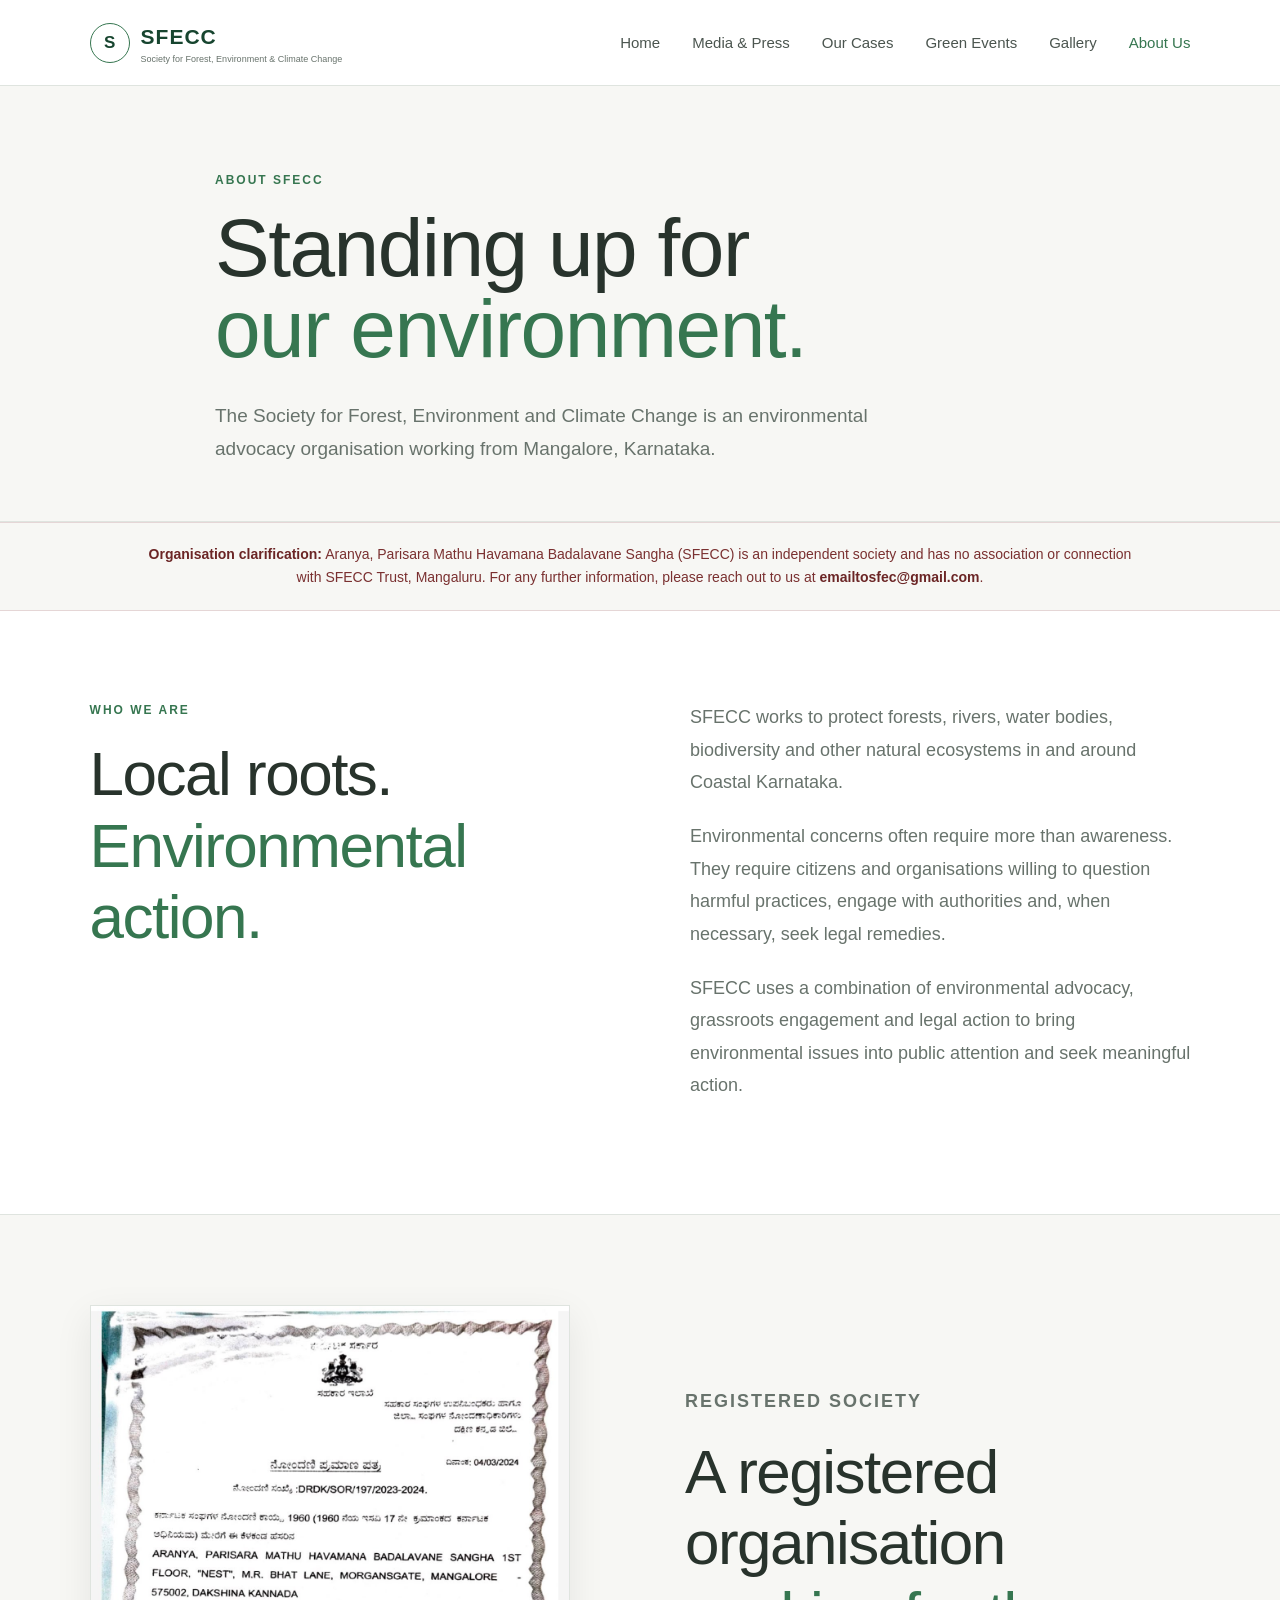
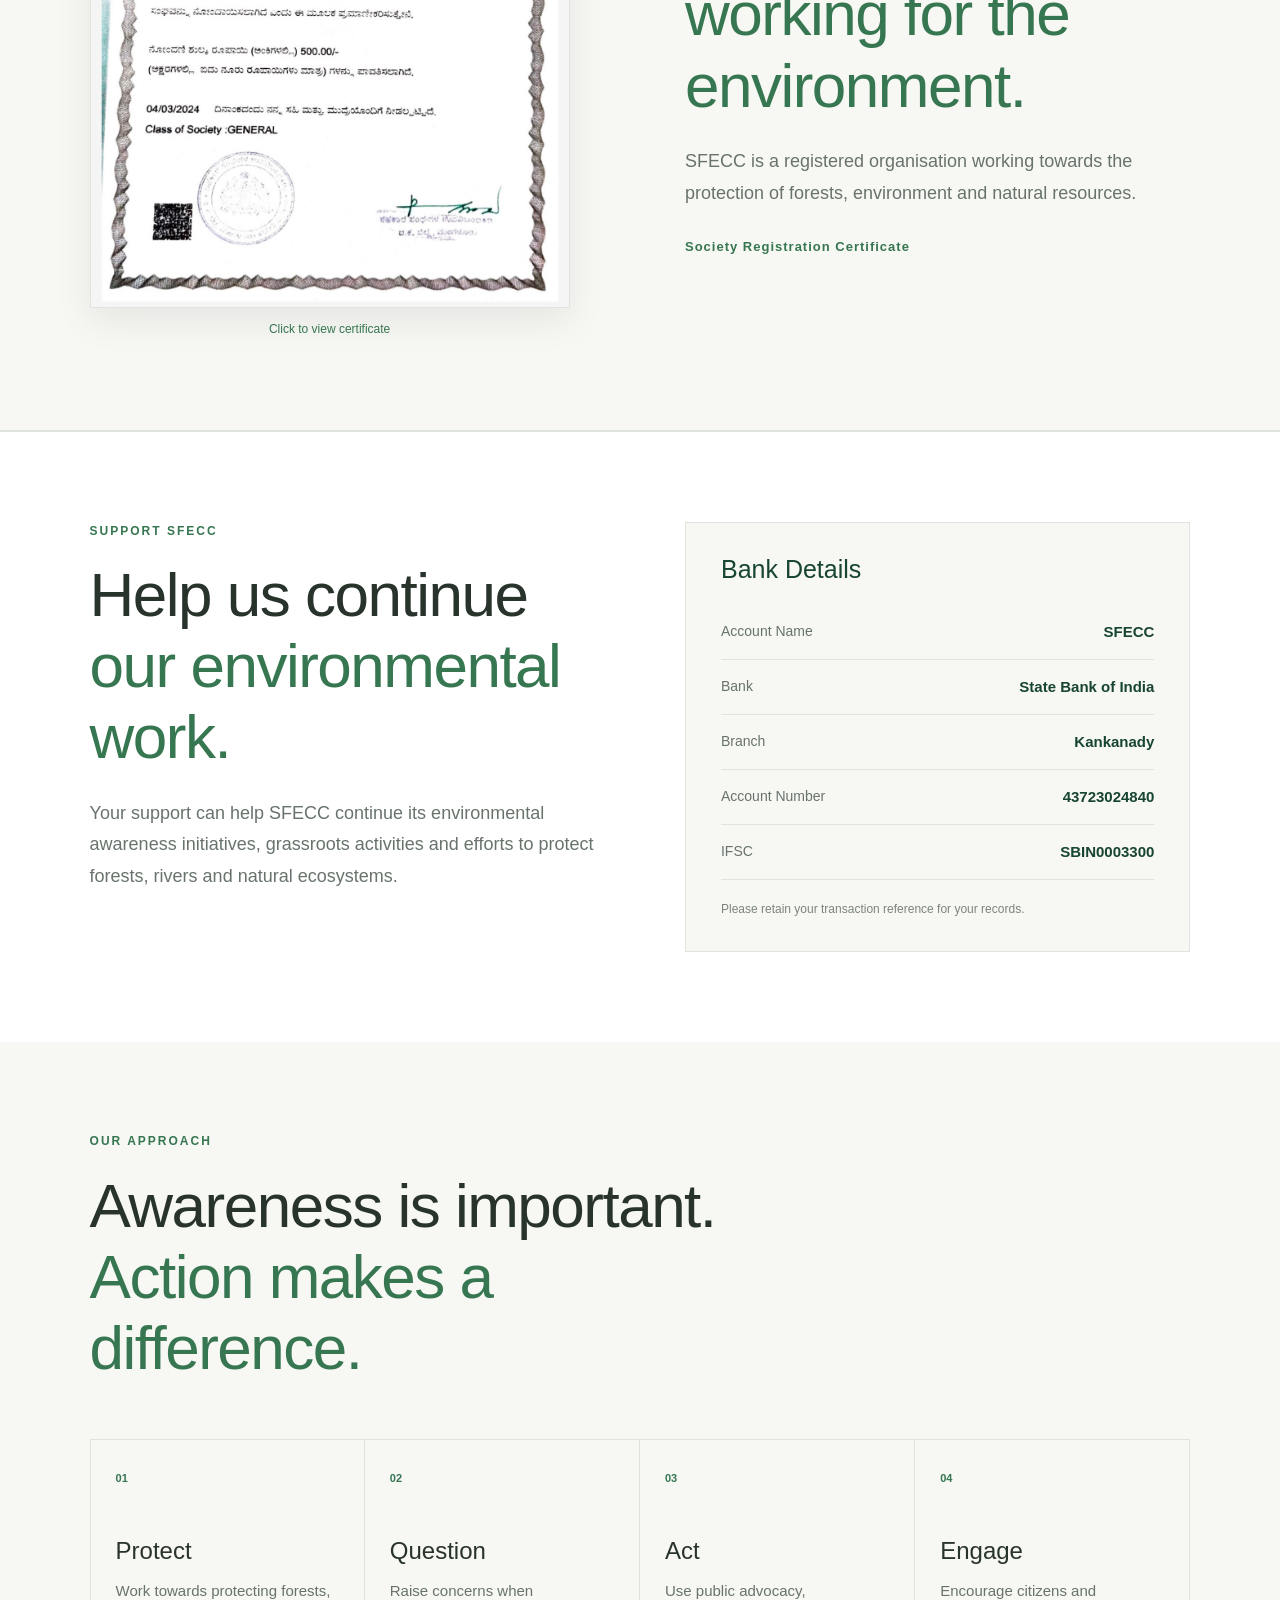
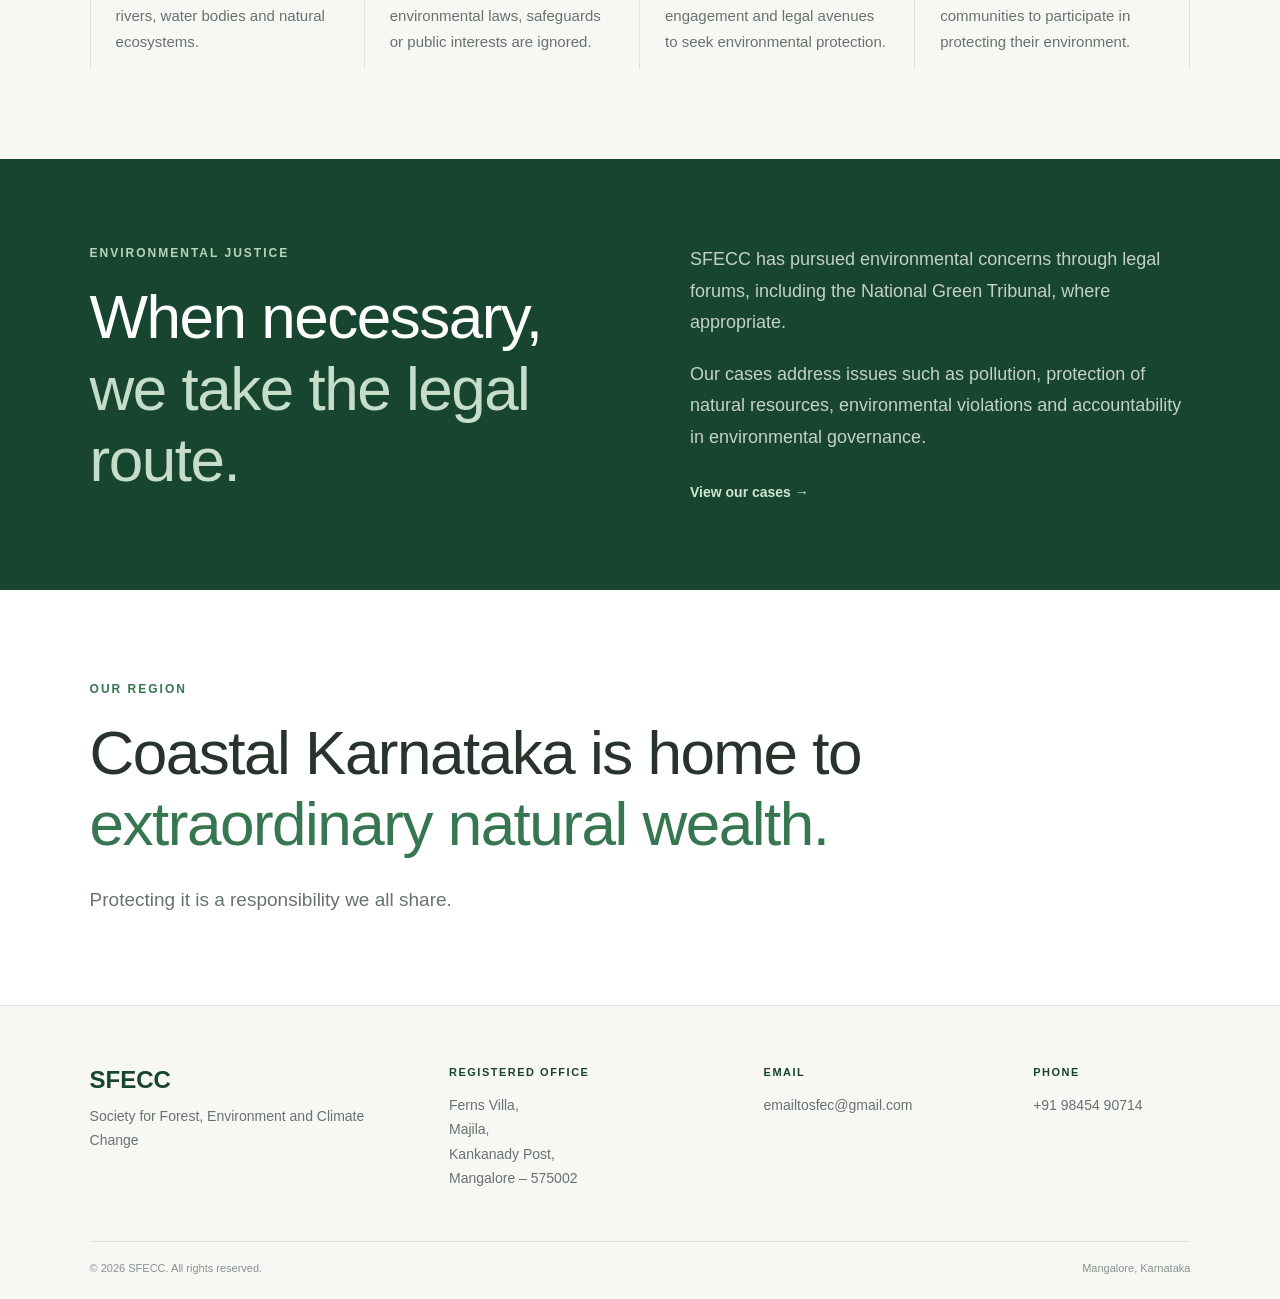
<file: about.html>
<!DOCTYPE html>
<html lang="en">
<head>
    <meta charset="UTF-8">
    <meta name="viewport" content="width=device-width, initial-scale=1.0">

    <title>About Us | SFECC</title>

    <link rel="stylesheet" href="style.css">
</head>

<body>

    <!-- Header -->
    <header class="site-header">

        <div class="container nav-container">

            <a href="index.html" class="logo">

                <span class="logo-mark">S</span>

                <span class="logo-text">
                    <strong>SFECC</strong>
                    <small>Society for Forest, Environment & Climate Change</small>
                </span>

            </a>


          <nav class="main-nav">

    <a href="index.html">
        Home
    </a>

    <a href="media.html" >
        Media & Press
    </a>

    <a href="work.html">
        Our Cases
    </a>

    <a href="events.html">
        Green Events
    </a>

    <a href="gallery.html">
        Gallery
    </a>

    <a href="about.html" class="active">
        About Us
    </a>

</nav>

        </div>

    </header>


    <main>

        <!-- Page Introduction -->
        <section class="page-hero about-page-hero">
            <div class="container page-hero-content">

                <p class="section-label">
                    ABOUT SFECC
                </p>

                <h1>
                    Standing up for
                    <span>our environment.</span>
                </h1>

                <p>
                    The Society for Forest, Environment and Climate Change
                    is an environmental advocacy organisation working from
                    Mangalore, Karnataka.
                </p>

            </div>

        </section>

<!-- Organisation Clarification -->

<section class="organisation-note">

    <div class="container">

        <p>
    <strong>Organisation clarification:</strong>
    Aranya, Parisara Mathu Havamana Badalavane Sangha (SFECC)
    is an independent society and has no association or connection
    with SFECC Trust, Mangaluru.
    For any further information, please reach out to us at
    <a href="mailto:emailtosfec@gmail.com">emailtosfec@gmail.com</a>.
</p>

    </div>

</section>
        <!-- Who We Are -->
        <section class="about-main section">

            <div class="container about-main-grid">

                <div>

                    <p class="section-label">
                        WHO WE ARE
                    </p>

                    <h2>
                        Local roots.
                        <span>Environmental action.</span>
                    </h2>

                </div>


                <div class="about-main-text">

                    <p>
                        SFECC works to protect forests, rivers, water bodies,
                        biodiversity and other natural ecosystems in and around
                        Coastal Karnataka.
                    </p>

                    <p>
                        Environmental concerns often require more than
                        awareness. They require citizens and organisations
                        willing to question harmful practices, engage with
                        authorities and, when necessary, seek legal remedies.
                    </p>

                    <p>
                        SFECC uses a combination of environmental advocacy,
                        grassroots engagement and legal action to bring
                        environmental issues into public attention and seek
                        meaningful action.
                    </p>

                </div>

            </div>

        </section>

        <!-- Registration Certificate -->

<section class="registration section">

    <div class="container registration-grid">

        <div class="registration-image">

    <a
        href="images/registration-certificate.jpg"
        target="_blank"
        rel="noopener"
    >
        <img
            src="images/registration-certificate.jpg"
            alt="SFECC Society Registration Certificate"
        >
    </a>

    <p class="certificate-click">
        Click to view certificate
    </p>

</div>
        <div class="registration-content">

            <p class="section-label">
                REGISTERED SOCIETY
            </p>

            <h2>
                A registered organisation
                <span>working for the environment.</span>
            </h2>

            <p>
                SFECC is a registered organisation working towards the
                protection of forests, environment and natural resources.
            </p>

            <p class="certificate-note">
                Society Registration Certificate
            </p>

        </div>

    </div>

</section>

<!-- Support SFECC -->

<section class="support section">

    <div class="container support-grid">

        <div>

            <p class="section-label">
                SUPPORT SFECC
            </p>

            <h2>
                Help us continue
                <span>our environmental work.</span>
            </h2>

            <p class="support-description">
                Your support can help SFECC continue its environmental
                awareness initiatives, grassroots activities and efforts
                to protect forests, rivers and natural ecosystems.
            </p>

        </div>


        <div class="bank-details">

            <h3>
                Bank Details
            </h3>

            <div class="bank-row">
                <span>Account Name</span>
                <strong>SFECC</strong>
            </div>

            <div class="bank-row">
                <span>Bank</span>
                <strong>State Bank of India</strong>
            </div>

            <div class="bank-row">
                <span>Branch</span>
                <strong>Kankanady</strong>
            </div>

            <div class="bank-row">
                <span>Account Number</span>
                <strong>43723024840</strong>
            </div>

            <div class="bank-row">
                <span>IFSC</span>
                <strong>SBIN0003300</strong>
            </div>

            <p class="bank-note">
                Please retain your transaction reference for your records.
            </p>

        </div>

    </div>

</section>

        <!-- What We Believe -->
        <section class="beliefs section">

            <div class="container">

                <div class="section-heading">

                    <p class="section-label">
                        OUR APPROACH
                    </p>

                    <h2>
                        Awareness is important.
                        <span>Action makes a difference.</span>
                    </h2>

                </div>


                <div class="belief-grid">

                    <div class="belief">

                        <span>01</span>

                        <h3>Protect</h3>

                        <p>
                            Work towards protecting forests, rivers,
                            water bodies and natural ecosystems.
                        </p>

                    </div>


                    <div class="belief">

                        <span>02</span>

                        <h3>Question</h3>

                        <p>
                            Raise concerns when environmental laws,
                            safeguards or public interests are ignored.
                        </p>

                    </div>


                    <div class="belief">

                        <span>03</span>

                        <h3>Act</h3>

                        <p>
                            Use public advocacy, engagement and legal
                            avenues to seek environmental protection.
                        </p>

                    </div>


                    <div class="belief">

                        <span>04</span>

                        <h3>Engage</h3>

                        <p>
                            Encourage citizens and communities to
                            participate in protecting their environment.
                        </p>

                    </div>

                </div>

            </div>

        </section>


        <!-- Legal Action -->
        <section class="about-action">

            <div class="container about-action-grid">

                <div>

                    <p class="section-label">
                        ENVIRONMENTAL JUSTICE
                    </p>

                    <h2>
                        When necessary,
                        <span>we take the legal route.</span>
                    </h2>

                </div>


                <div>

                    <p>
                        SFECC has pursued environmental concerns through
                        legal forums, including the National Green Tribunal,
                        where appropriate.
                    </p>

                    <p>
                        Our cases address issues such as pollution,
                        protection of natural resources, environmental
                        violations and accountability in environmental
                        governance.
                    </p>

                    <a href="work.html" class="about-action-link">
                        View our cases →
                    </a>

                </div>

            </div>

        </section>


        <!-- Closing -->
        <section class="about-closing section">

            <div class="container">

                <p class="section-label">
                    OUR REGION
                </p>

                <h2>
                    Coastal Karnataka is home to
                    <span>extraordinary natural wealth.</span>
                </h2>

                <p class="closing-description">
                    Protecting it is a responsibility we all share.
                </p>

            </div>

        </section>

    </main>


    <!-- Footer -->
    <footer class="site-footer" id="contact">

        <div class="container footer-grid">

            <div class="footer-brand">

                <h3>SFECC</h3>

                <p>
                    Society for Forest, Environment and Climate Change
                </p>

            </div>


            <div>

                <h4>Registered Office</h4>

                 <p>
                    Ferns Villa,<br>
                    Majila,<br>
                    Kankanady Post,<br>
                    Mangalore – 575002
                </p>
            </div>


            <div>

                <h4>Email</h4>

               
                <p>
                    <a href="mailto:emailtosfec@gmail.com">
                        emailtosfec@gmail.com
                    </a>
                </p>

            </div>


            <div>

                <h4>Phone</h4>

                <p>
                    <a href="tel:+919845490714">
                        +91 98454 90714
                    </a>
                </p>

            </div>

        </div>


        <div class="container footer-bottom">

            <p>
                © 2026 SFECC. All rights reserved.
            </p>

            <p>
                Mangalore, Karnataka
            </p>

        </div>

    </footer>


    <script src="script.js"></script>

</body>
</html>
</file>
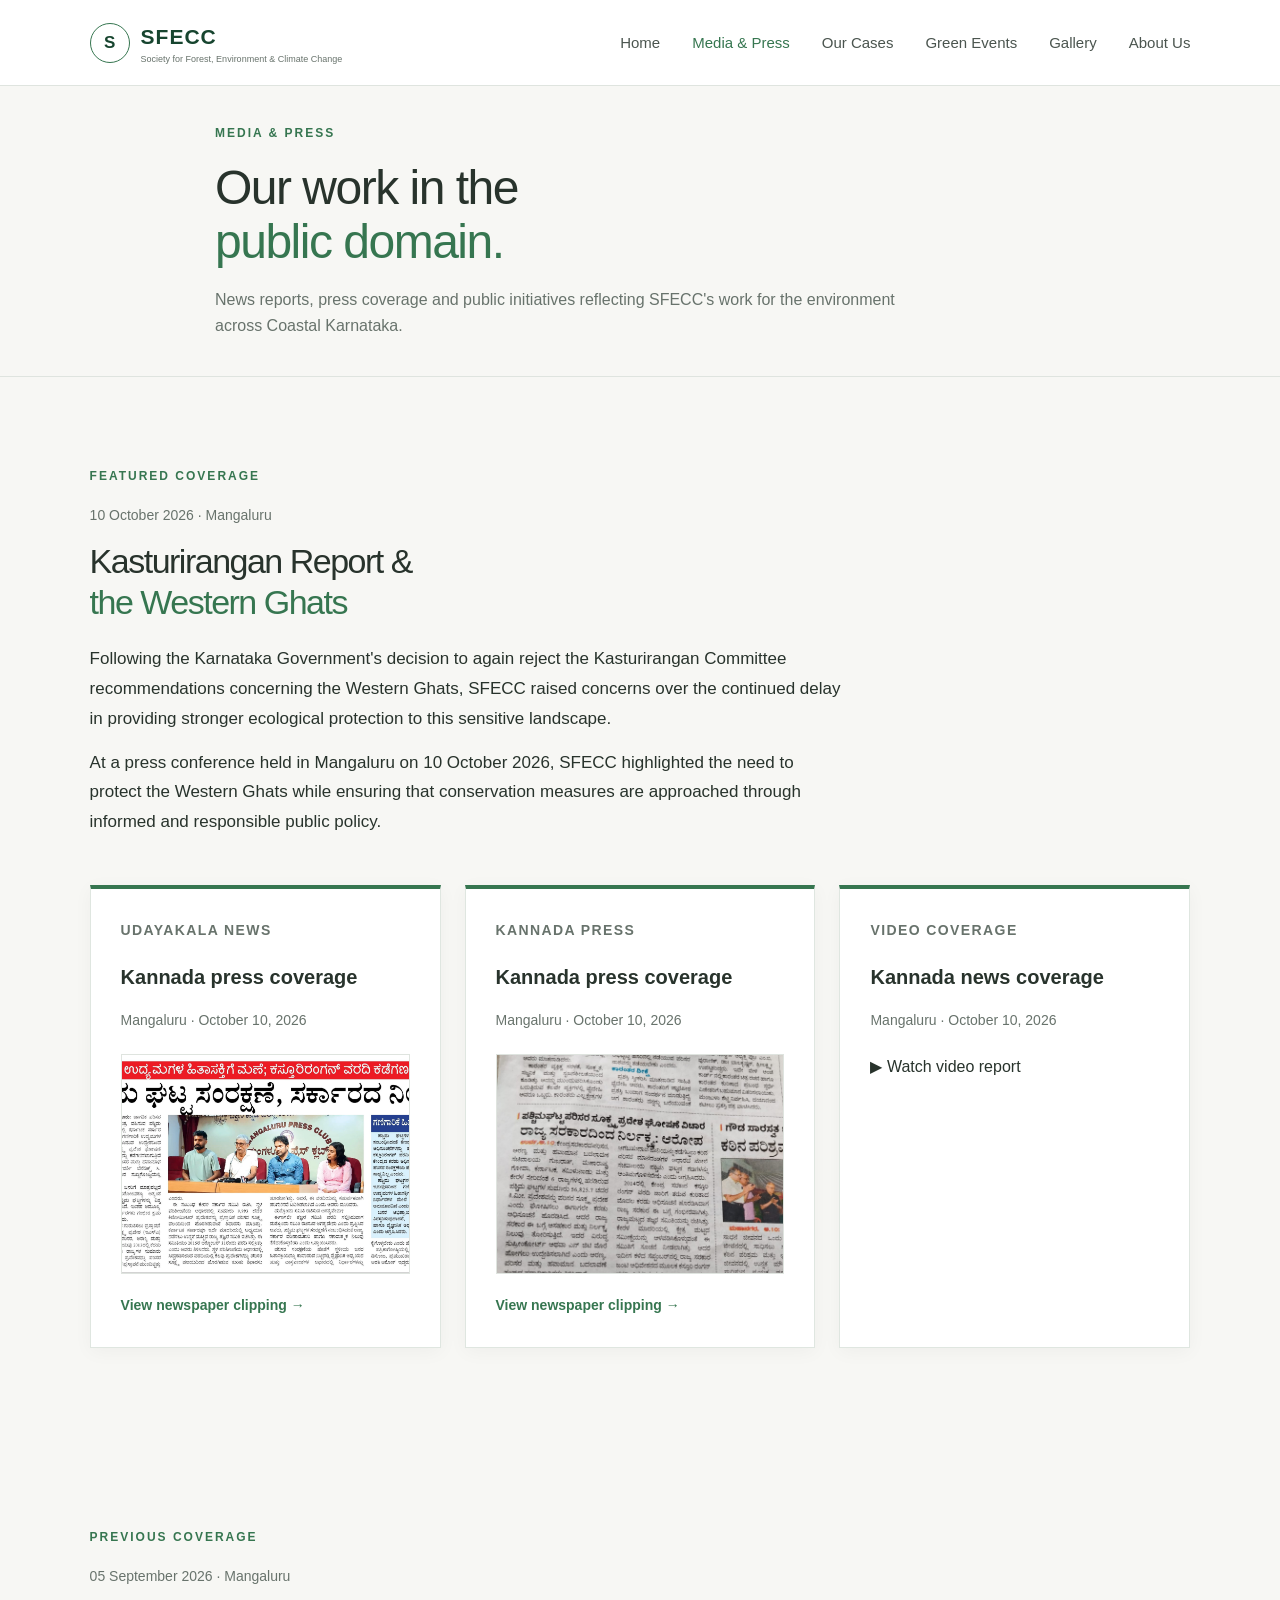
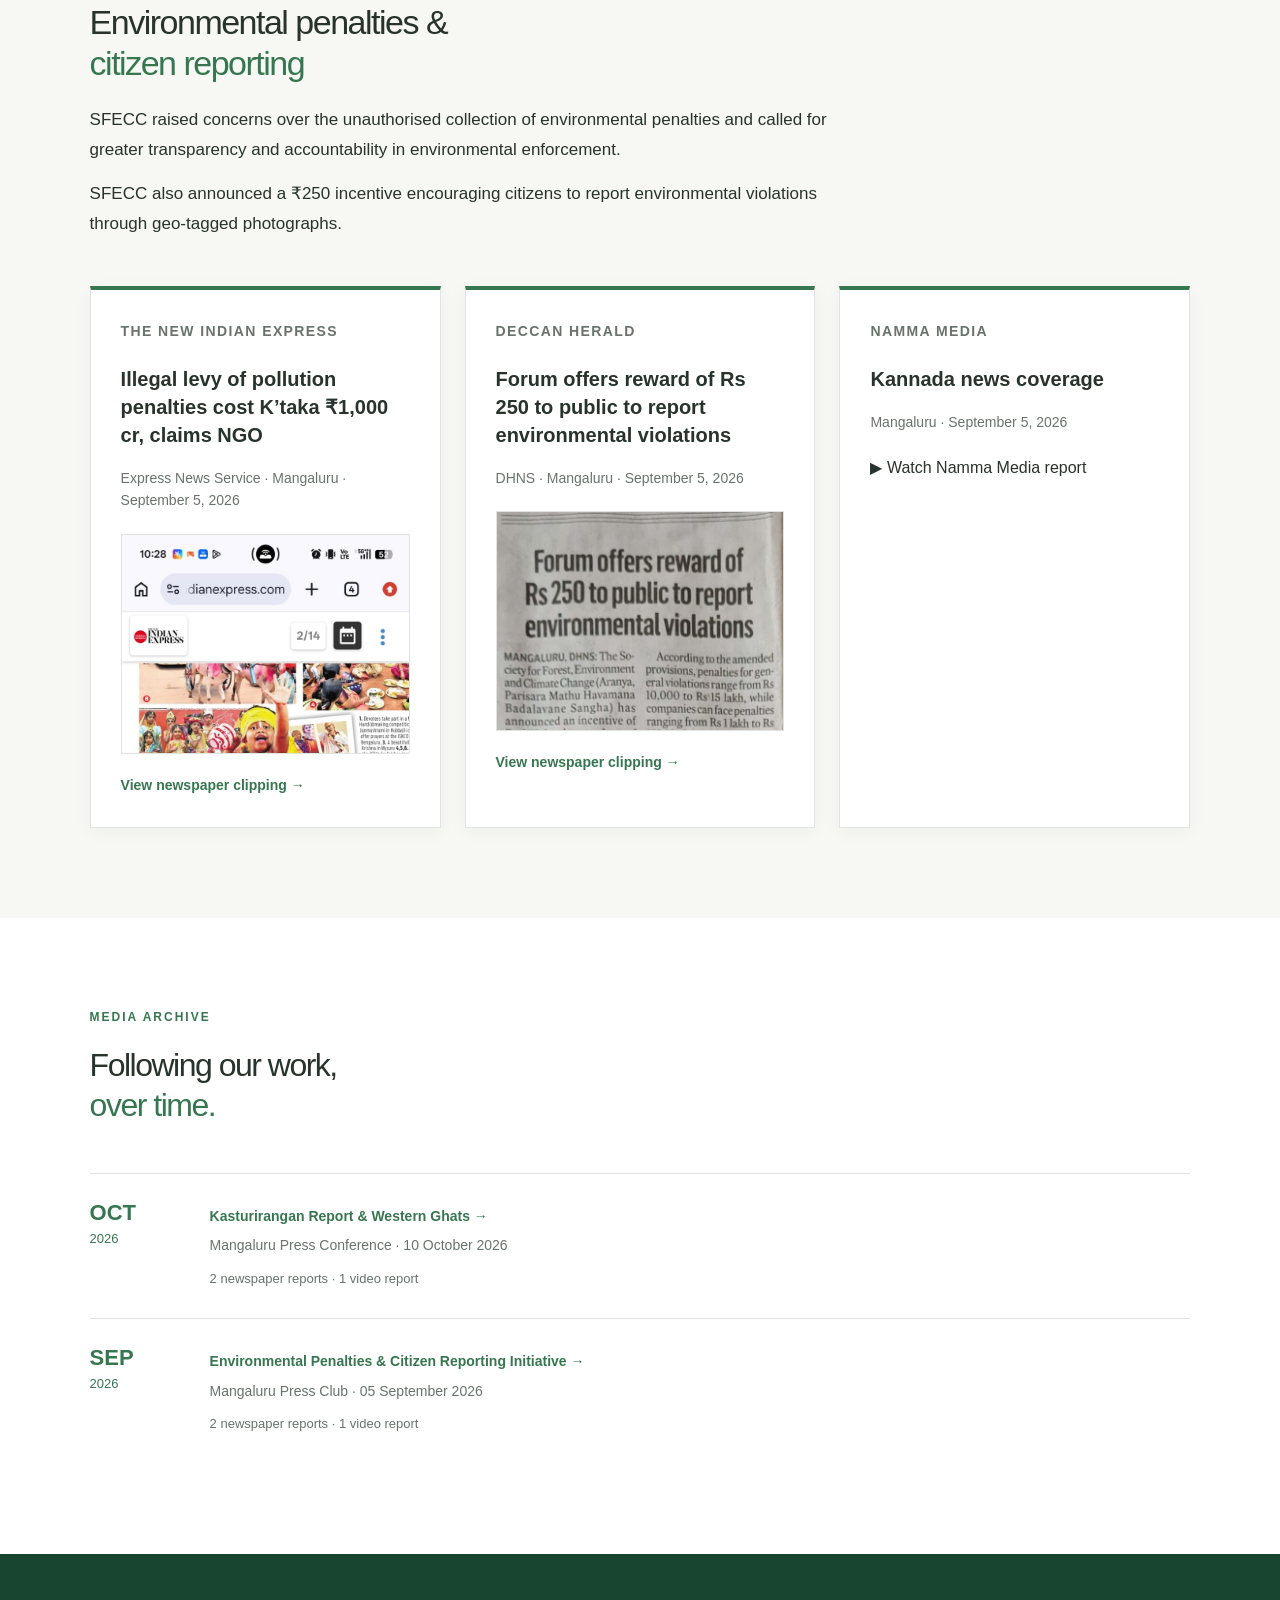
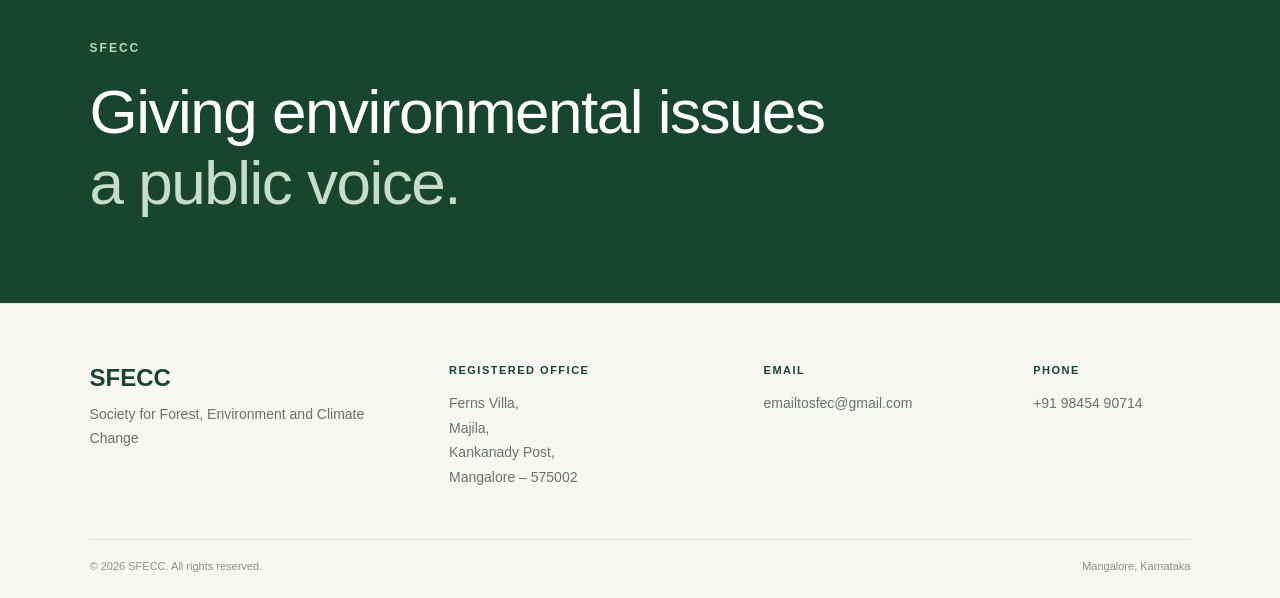
<file: media.html>
<!DOCTYPE html>
<html lang="en">
<head>
    <meta charset="UTF-8">
    <meta name="viewport" content="width=device-width, initial-scale=1.0">

    <title>Media & Press | SFECC</title>

    <link rel="stylesheet" href="style.css">
</head>

<body>

    <!-- Header -->
    <header class="site-header">

        <div class="container nav-container">

            <a href="index.html" class="logo">

                <span class="logo-mark">S</span>

                <span class="logo-text">
                    <strong>SFECC</strong>
                    <small>Society for Forest, Environment & Climate Change</small>
                </span>

            </a>

            <nav class="main-nav">

    <a href="index.html">
        Home
    </a>

    <a href="media.html" class="active">
        Media & Press
    </a>

    <a href="work.html">
        Our Cases
    </a>

    <a href="events.html">
        Green Events
    </a>

    <a href="gallery.html">
        Gallery
    </a>

    <a href="about.html">
        About Us
    </a>

</nav>

        </div>

    </header>


    <main>

        <!-- Page Introduction -->
        <section class="page-hero media-page-hero">

            <div class="container page-hero-content">

                <p class="section-label">
                    MEDIA & PRESS
                </p>

                <h1>
                    Our work in the
                    <span>public domain.</span>
                </h1>

                <p>
                    News reports, press coverage and public initiatives
                    reflecting SFECC's work for the environment across
                    Coastal Karnataka.
                </p>

            </div>

        </section>

<!-- Featured Coverage -->
<section class="media-feature section" id="kasturirangan-oct-2026">
    <div class="container">

        <p class="section-label">
            FEATURED COVERAGE
        </p>

        <div class="media-feature-header">

            <div>

                <p class="media-date">
                    10 October 2026 · Mangaluru
                </p>

                <h2>
                    Kasturirangan Report &
                    <span>the Western Ghats</span>
                </h2>

                <p class="media-intro">
                    Following the Karnataka Government's decision to again
                    reject the Kasturirangan Committee recommendations concerning
                    the Western Ghats, SFECC raised concerns over the continued
                    delay in providing stronger ecological protection to this
                    sensitive landscape.
                </p>

                <p class="media-intro">
                    At a press conference held in Mangaluru on 10 October 2026,
                    SFECC highlighted the need to protect the Western Ghats while
                    ensuring that conservation measures are approached through
                    informed and responsible public policy.
                </p>

            </div>

        </div>


        <!-- Coverage -->
        <div class="media-coverage-grid">

            <article class="media-card media-card-feature">

                <p class="media-source">
                    UDAYAKALA NEWS
                </p>

                <h3>
                    Kannada press coverage
                </h3>

                <p>
                    Mangaluru · October 10, 2026
                </p>

                <a
                    href="images/media-kasturirangan-oct-2026-1.jpg"
                    target="_blank"
                    rel="noopener noreferrer"
                    class="media-image-link"
                >
                    <img
                        src="images/media-kasturirangan-oct-2026-1.jpg"
                        alt="Udayakala News coverage of SFECC press conference on the Kasturirangan Report"
                    >
                </a>

                <a
                    href="images/media-kasturirangan-oct-2026-1.jpg"
                    target="_blank"
                    rel="noopener noreferrer"
                    class="text-link"
                >
                    View newspaper clipping →
                </a>

            </article>


            <article class="media-card media-card-feature">

                <p class="media-source">
                    KANNADA PRESS
                </p>

                <h3>
                    Kannada press coverage
                </h3>

                <p>
                    Mangaluru · October 10, 2026
                </p>

                <a
                    href="images/media-kasturirangan-oct-2026-2.jpg"
                    target="_blank"
                    rel="noopener noreferrer"
                    class="media-image-link"
                >
                    <img
                        src="images/media-kasturirangan-oct-2026-2.jpg"
                        alt="Kannada newspaper coverage of SFECC press conference on the Kasturirangan Report"
                    >
                </a>

                <a
                    href="images/media-kasturirangan-oct-2026-2.jpg"
                    target="_blank"
                    rel="noopener noreferrer"
                    class="text-link"
                >
                    View newspaper clipping →
                </a>

            </article>


            <article class="media-card">

                <p class="media-source">
                    VIDEO COVERAGE
                </p>

                <h3>
                    Kannada news coverage
                </h3>

                <p>
                    Mangaluru · October 10, 2026
                </p>

                <a
                    href="https://youtu.be/GF_cFrv2vq4?si=YGh_zcfkD08V-lL8"
                    target="_blank"
                    rel="noopener noreferrer"
                    class="media-video-link"
                >
                    ▶ Watch video report
                </a>

            </article>

        </div>

    </div>

</section>          

<!-- Previous Coverage -->
<section class="media-feature section" id="environmental-penalties-sep-2026">

    <div class="container">

        <p class="section-label">
            PREVIOUS COVERAGE
        </p>

        <div class="media-feature-header">

            <div>

                <p class="media-date">
                    05 September 2026 · Mangaluru
                </p>

                <h2>
                    Environmental penalties &
                    <span>citizen reporting</span>
                </h2>

                <p class="media-intro">
                    SFECC raised concerns over the unauthorised
                    collection of environmental penalties and
                    called for greater transparency and accountability
                    in environmental enforcement.
                </p>

                <p class="media-intro">
                    SFECC also announced a ₹250 incentive encouraging
                    citizens to report environmental violations
                    through geo-tagged photographs.
                </p>

            </div>

        </div>

        <div class="media-coverage-grid">

            <article class="media-card media-card-feature">

                <p class="media-source">
                    THE NEW INDIAN EXPRESS
                </p>

                <h3>
                    Illegal levy of pollution penalties
                    cost K’taka ₹1,000 cr, claims NGO
                </h3>

                <p>
                    Express News Service · Mangaluru · September 5, 2026
                </p>

                <a
                    href="images/media-new-indian-express-sep-2026.jpg"
                    target="_blank"
                    rel="noopener noreferrer"
                    class="media-image-link"
                >
                    <img
                        src="images/media-new-indian-express-sep-2026.jpg"
                        alt="The New Indian Express coverage of SFECC"
                    >
                </a>

                <a
                    href="images/media-new-indian-express-sep-2026.jpg"
                    target="_blank"
                    rel="noopener noreferrer"
                    class="text-link"
                >
                    View newspaper clipping →
                </a>

            </article>


            <article class="media-card media-card-feature">

                <p class="media-source">
                    DECCAN HERALD
                </p>

                <h3>
                    Forum offers reward of Rs 250 to public
                    to report environmental violations
                </h3>

                <p>
                    DHNS · Mangaluru · September 5, 2026
                </p>

                <a
                    href="images/media-deccan-herald-sep-2026.jpg"
                    target="_blank"
                    rel="noopener noreferrer"
                    class="media-image-link"
                >
                    <img
                        src="images/media-deccan-herald-sep-2026.jpg"
                        alt="Deccan Herald coverage of SFECC"
                    >
                </a>

                <a
                    href="images/media-deccan-herald-sep-2026.jpg"
                    target="_blank"
                    rel="noopener noreferrer"
                    class="text-link"
                >
                    View newspaper clipping →
                </a>

            </article>


            <article class="media-card">

                <p class="media-source">
                    NAMMA MEDIA
                </p>

                <h3>
                    Kannada news coverage
                </h3>

                <p>
                    Mangaluru · September 5, 2026
                </p>

                <a
                    href="https://youtube.com/watch?v=mWfJJZsy3gs"
                    target="_blank"
                    rel="noopener noreferrer"
                    class="media-video-link"
                >
                    ▶ Watch Namma Media report
                </a>

            </article>

        </div>

    </div>

</section>

        <!-- Media Archive -->
        <section class="media-archive section">

            <div class="container">

                <p class="section-label">
                    MEDIA ARCHIVE
                </p>

                <h2>
                    Following our work,
                    <span>over time.</span>
                </h2>

<div class="media-archive-item">

    <div class="media-archive-date">
        <strong>OCT</strong>
        <span>2026</span>
    </div>

    <div class="media-archive-content">

        <h3>
    <a href="#kasturirangan-oct-2026" class="text-link">
        Kasturirangan Report & Western Ghats →
    </a>
</h3>

        <p>
            Mangaluru Press Conference · 10 October 2026
        </p>

        <span>
            2 newspaper reports · 1 video report
        </span>

    </div>

</div>
                <div class="media-archive-item">

                    <div class="media-archive-date">
                        <strong>SEP</strong>
                        <span>2026</span>
                    </div>

                    <div class="media-archive-content">

                        <h3>
    <a href="#environmental-penalties-sep-2026" class="text-link">
        Environmental Penalties & Citizen Reporting Initiative →
    </a>
</h3>

                        <p>
                            Mangaluru Press Club · 05 September 2026
                        </p>

                        <span>
                            2 newspaper reports · 1 video report
                        </span>

                    </div>

                </div>


                <!-- Future media items can be added here -->

            </div>

        </section>


        <!-- Closing -->
        <section class="gallery-action">

            <div class="container">

                <p class="section-label">
                    SFECC
                </p>

                <h2>
                    Giving environmental issues
                    <span>a public voice.</span>
                </h2>

            </div>

        </section>

    </main>


    <!-- Footer -->
    <footer class="site-footer" id="contact">

        <div class="container footer-grid">

            <div class="footer-brand">

                <h3>SFECC</h3>

                <p>
                    Society for Forest, Environment and Climate Change
                </p>

            </div>


            <div>

                <h4>Registered Office</h4>

                <p>
                    Ferns Villa,<br>
                    Majila,<br>
                    Kankanady Post,<br>
                    Mangalore – 575002
                </p>

            </div>


            <div>

                <h4>Email</h4>

                <p>
                    <a href="mailto:emailtosfec@gmail.com">
                        emailtosfec@gmail.com
                    </a>
                </p>

            </div>


            <div>

                <h4>Phone</h4>

                <p>
                    <a href="tel:+919845490714">
                        +91 98454 90714
                    </a>
                </p>

            </div>

        </div>


        <div class="container footer-bottom">

            <p>
                © 2026 SFECC. All rights reserved.
            </p>

            <p>
                Mangalore, Karnataka
            </p>

        </div>

    </footer>


    <script src="script.js"></script>

</body>
</html>
</file>
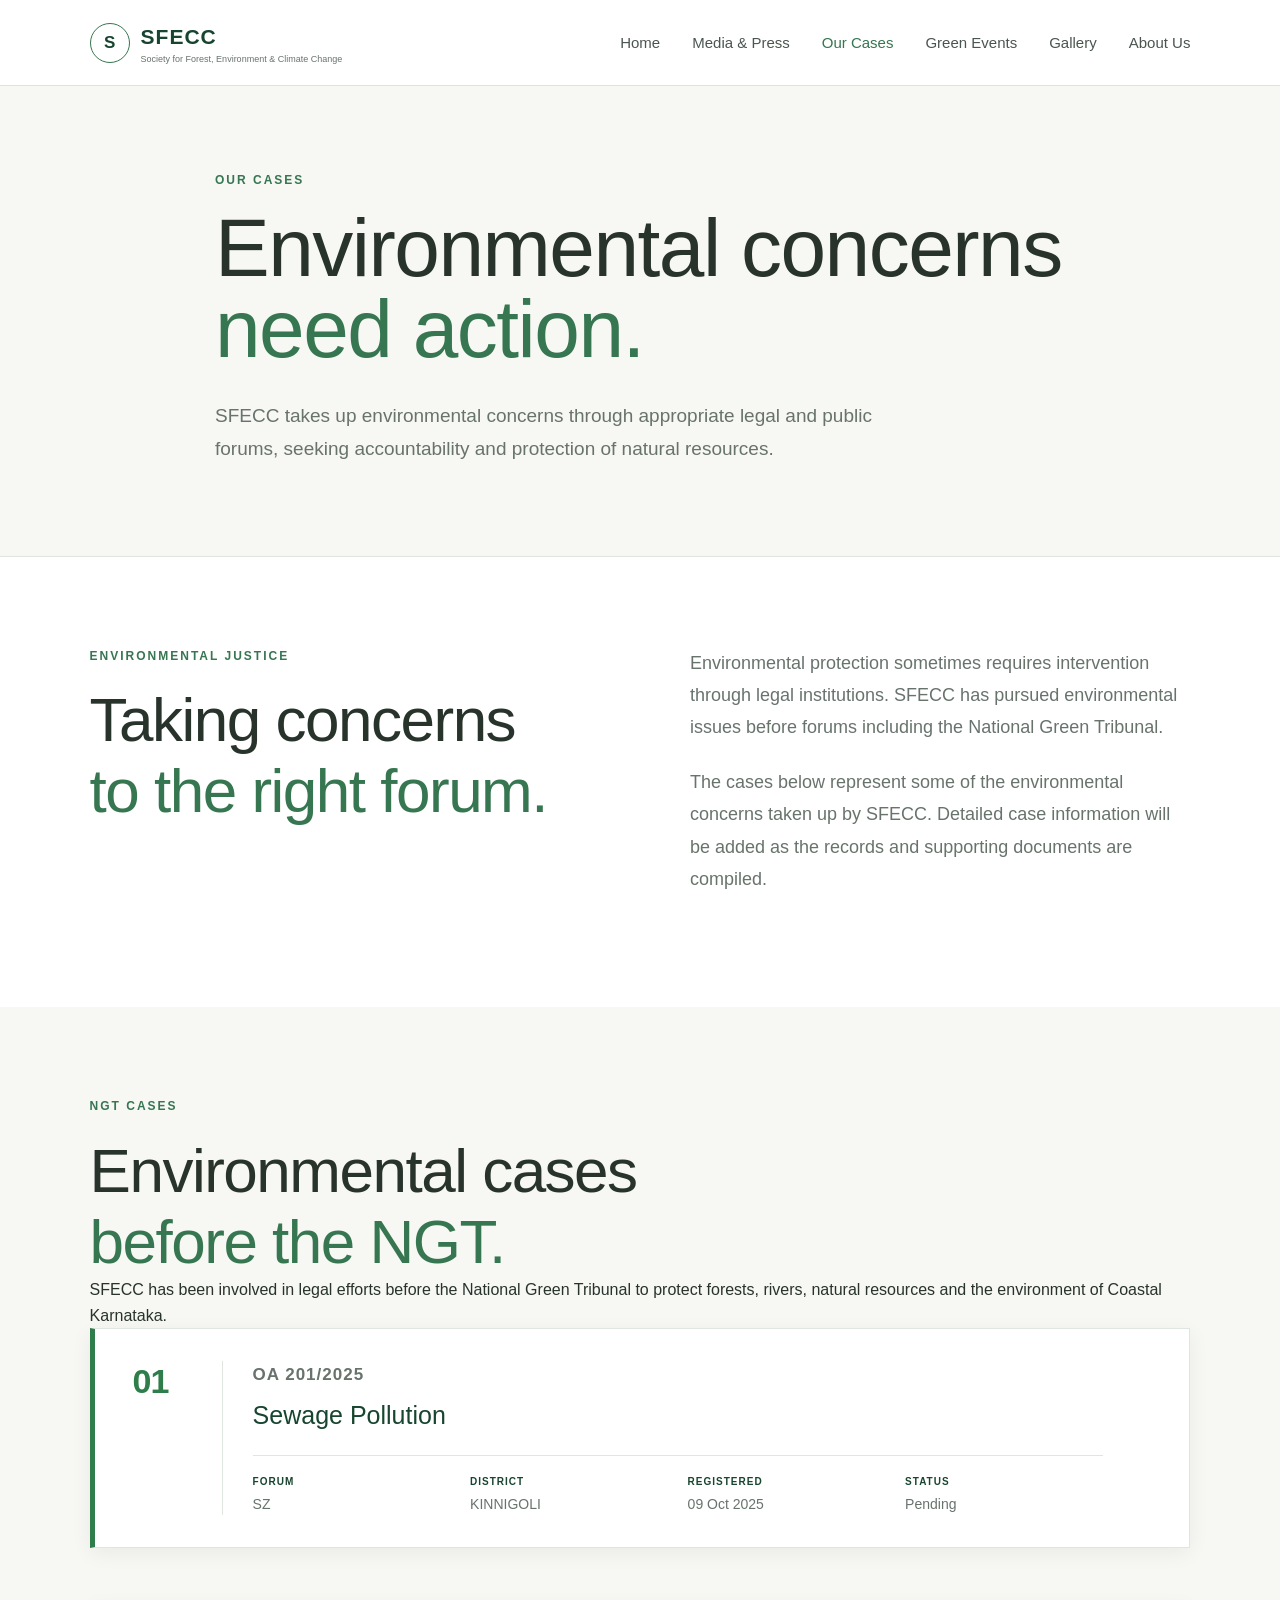
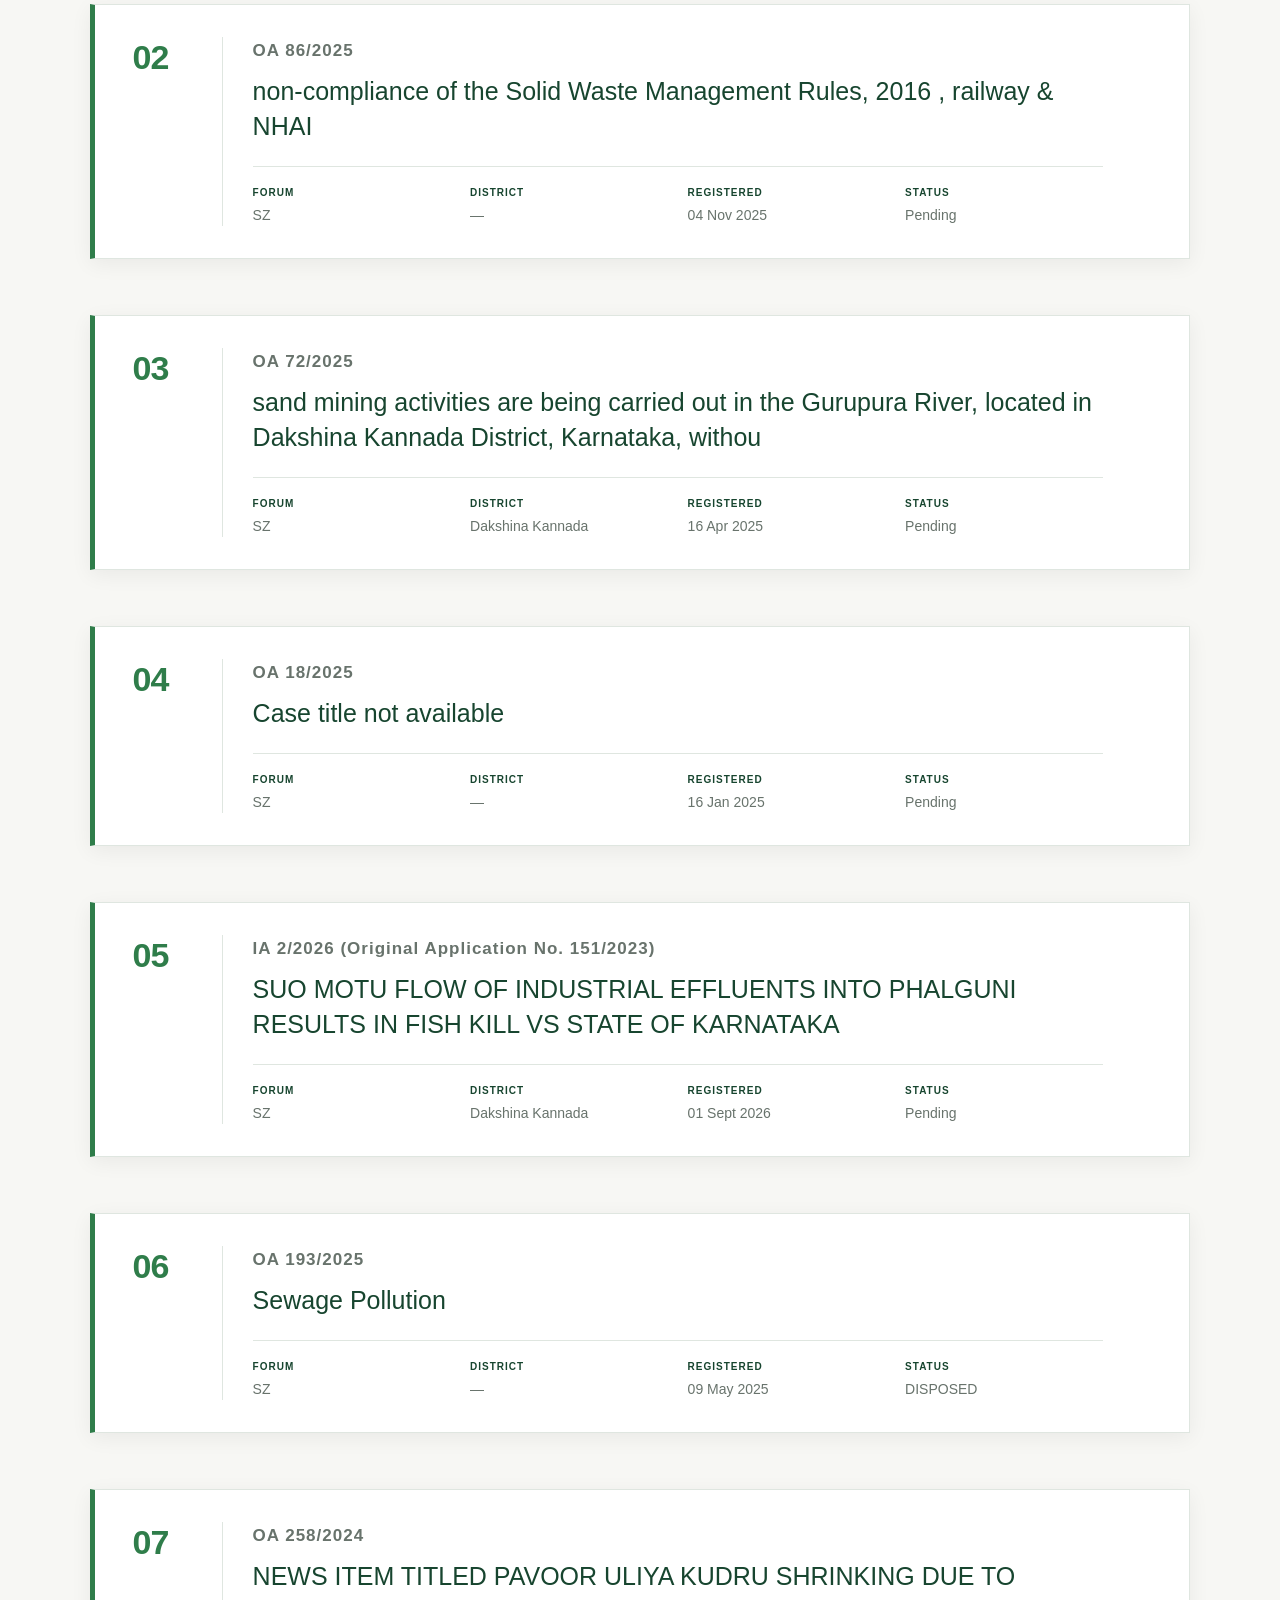
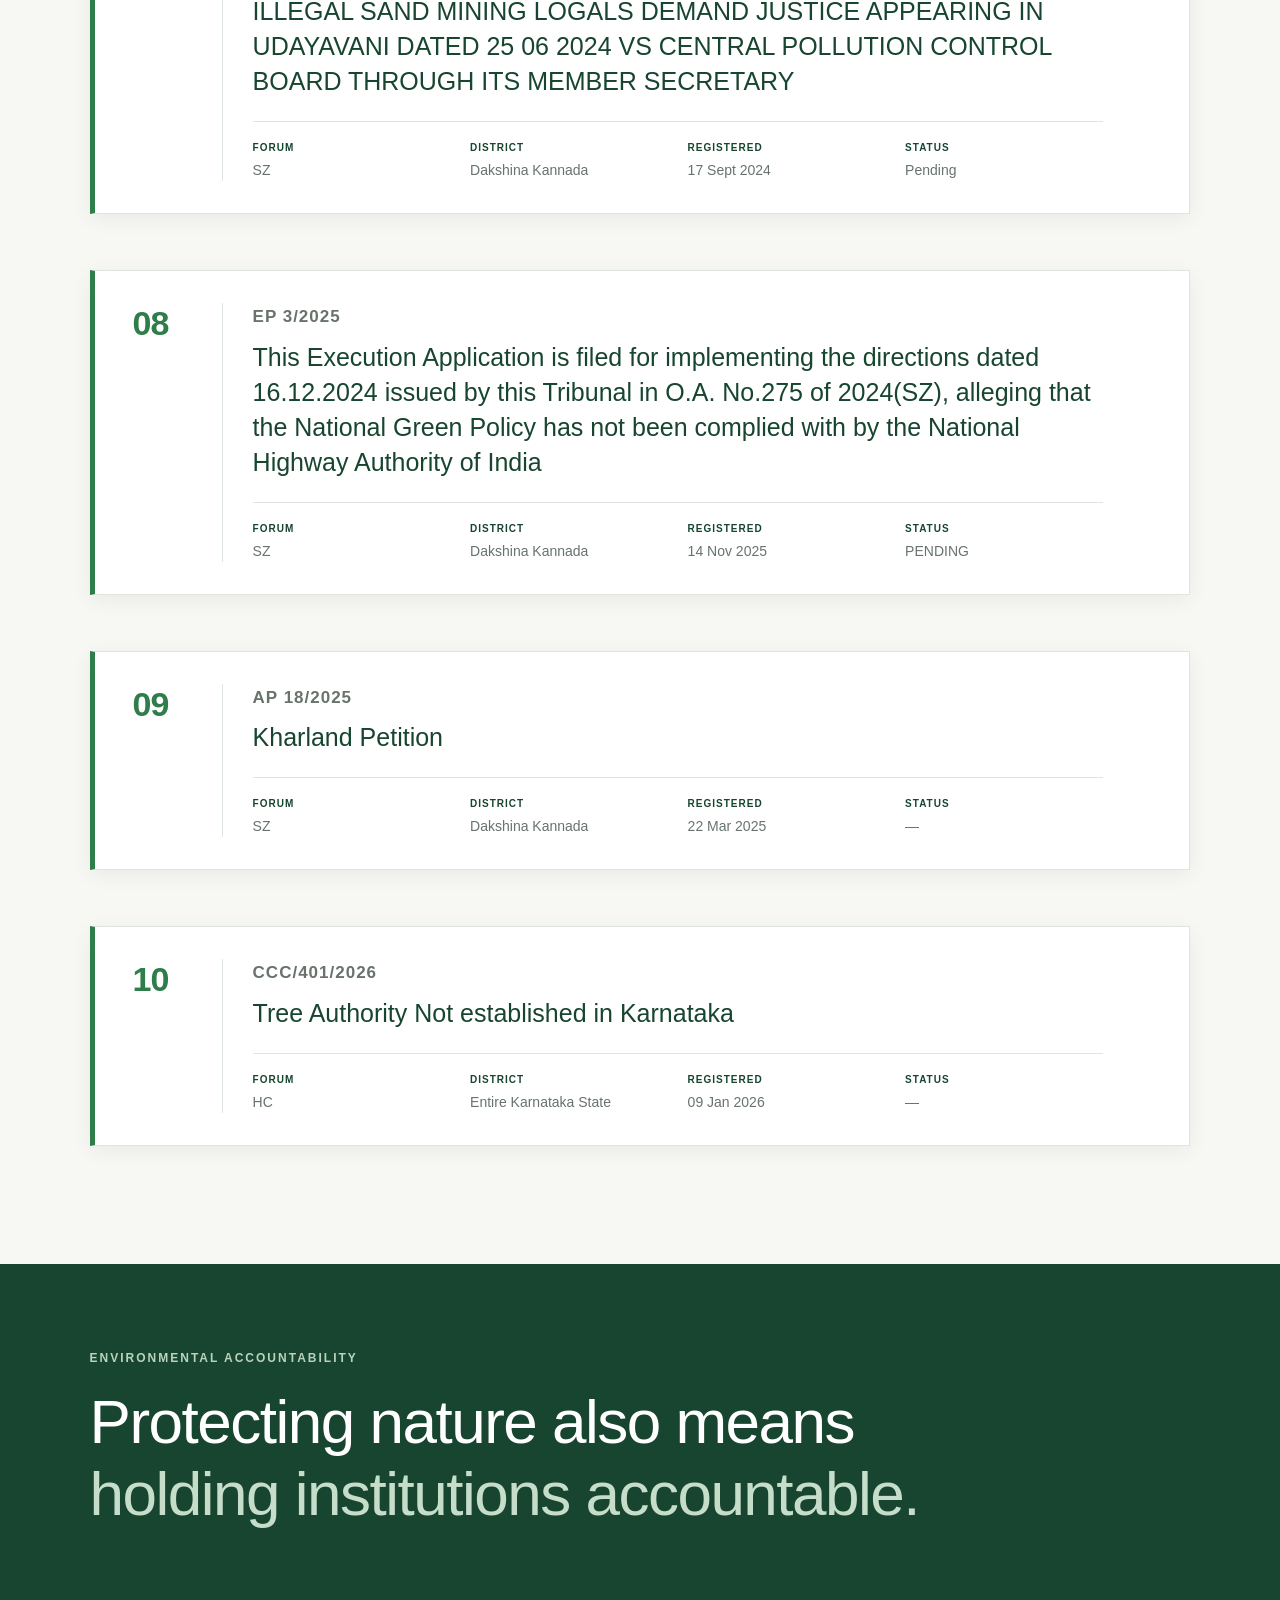
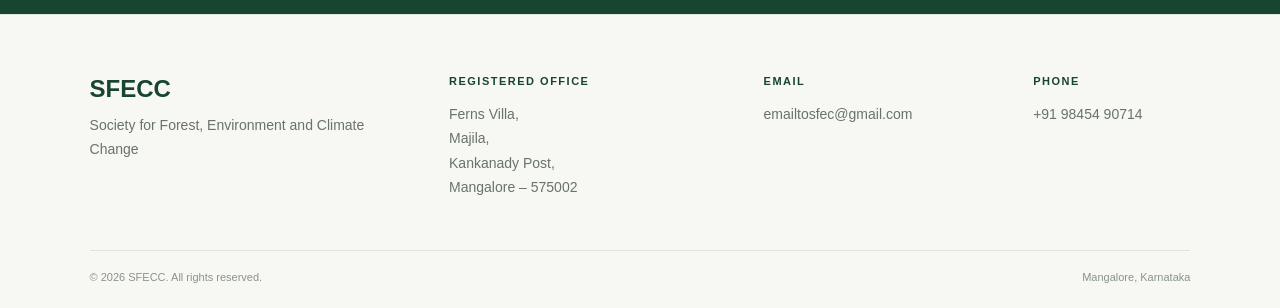
<file: work.html>
<!DOCTYPE html>
<html lang="en">
<head>
    <meta charset="UTF-8">
    <meta name="viewport" content="width=device-width, initial-scale=1.0">

    <title>Our Cases | SFECC</title>

    <link rel="stylesheet" href="style.css">
</head>

<body>

    <!-- Header -->
    <header class="site-header">

        <div class="container nav-container">

            <a href="index.html" class="logo">

                <span class="logo-mark">S</span>

                <span class="logo-text">
                    <strong>SFECC</strong>
                    <small>Society for Forest, Environment & Climate Change</small>
                </span>

            </a>


         <nav class="main-nav">

    <a href="index.html">
        Home
    </a>

    <a href="media.html">
        Media & Press
    </a>

    <a href="work.html" class="active">
        Our Cases
    </a>

    <a href="events.html">
        Green Events
    </a>

    <a href="gallery.html">
        Gallery
    </a>

    <a href="about.html">
        About Us
    </a>

</nav>
        </div>

    </header>


    <main>

        <!-- Page Introduction -->
        <section class="page-hero">

            <div class="container page-hero-content">

                <p class="section-label">
                    OUR CASES
                </p>

                <h1>
                    Environmental concerns
                    <span>need action.</span>
                </h1>

                <p>
                    SFECC takes up environmental concerns through
                    appropriate legal and public forums, seeking
                    accountability and protection of natural resources.
                </p>

            </div>

        </section>


        <!-- Cases Introduction -->
        <section class="cases-intro section">

            <div class="container cases-intro-grid">

                <div>

                    <p class="section-label">
                        ENVIRONMENTAL JUSTICE
                    </p>

                    <h2>
                        Taking concerns
                        <span>to the right forum.</span>
                    </h2>

                </div>


                <div class="cases-intro-text">

                    <p>
                        Environmental protection sometimes requires
                        intervention through legal institutions.
                        SFECC has pursued environmental issues before
                        forums including the National Green Tribunal.
                    </p>

                    <p>
                        The cases below represent some of the environmental
                        concerns taken up by SFECC. Detailed case information
                        will be added as the records and supporting documents
                        are compiled.
                    </p>

                </div>

            </div>

        </section>


        <!-- Case List -->
<!-- NGT CASE REGISTER -->

<section class="cases section">

    <div class="container">

        <div class="section-intro">

            <p class="section-label">
                NGT CASES
            </p>

            <h2>
                Environmental cases
                <span>before the NGT.</span>
            </h2>

            <p>
                SFECC has been involved in legal efforts before the
                National Green Tribunal to protect forests, rivers,
                natural resources and the environment of Coastal Karnataka.
            </p>

        </div>

      

        <!-- Cases are loaded dynamically from data/ngt-cases.json -->

        <div id="cases-container">

            <p class="cases-loading">
                Loading cases...
            </p>

        </div>

    </div>

</section>


        <!-- Closing Action -->
        <section class="cases-action">

            <div class="container">

                <p class="section-label">
                    ENVIRONMENTAL ACCOUNTABILITY
                </p>

                <h2>
                    Protecting nature also means
                    <span>holding institutions accountable.</span>
                </h2>

            </div>

        </section>

    </main>


    <!-- Footer -->
    <footer class="site-footer" id="contact">

        <div class="container footer-grid">

            <div class="footer-brand">

                <h3>SFECC</h3>

                <p>
                    Society for Forest, Environment and Climate Change
                </p>

            </div>


            <div>

                <h4>Registered Office</h4>

                 <p>
                    Ferns Villa,<br>
                    Majila,<br>
                    Kankanady Post,<br>
                    Mangalore – 575002
                </p>

            </div>


            <div>

                <h4>Email</h4>

               

                <p>
                    <a href="mailto:emailtosfec@gmail.com">
                        emailtosfec@gmail.com
                    </a>
                </p>

            </div>


            <div>

                <h4>Phone</h4>

                <p>
                    <a href="tel:+919845490714">
                        +91 98454 90714
                    </a>
                </p>

            </div>

        </div>


        <div class="container footer-bottom">

            <p>
                © 2026 SFECC. All rights reserved.
            </p>

            <p>
                Mangalore, Karnataka
            </p>

        </div>

    </footer>


    <script src="script.js"></script>

</body>
</html>
</file>
<file: style.css>
/* =========================================
   SFECC
   Simple Environmental Society Website
   ========================================= */

:root {
    --green-dark: #17452f;
    --green: #367650;
    --green-light: #edf3ee;
    --white: #ffffff;
    --off-white: #f7f7f4;
    --text: #28332c;
    --muted: #68736c;
    --border: #dfe4df;
    --max-width: 1160px;
}


/* =========================================
   Reset
   ========================================= */

* {
    margin: 0;
    padding: 0;
    box-sizing: border-box;
}

html {
    scroll-behavior: smooth;
}

body {
    font-family: Arial, Helvetica, sans-serif;
    color: var(--text);
    background: var(--white);
    line-height: 1.6;
}

a {
    color: inherit;
    text-decoration: none;
}

img {
    display: block;
    max-width: 100%;
}


/* =========================================
   Common
   ========================================= */

.container {
    width: min(90%, var(--max-width));
    margin: 0 auto;
}

.section {
    padding: 90px 0;
}

.section-label {
    color: var(--green);
    font-size: 12px;
    font-weight: 700;
    letter-spacing: 2px;
    margin-bottom: 18px;
}

h1,
h2,
h3,
h4 {
    line-height: 1.15;
}

h1,
h2 {
    font-weight: 400;
    letter-spacing: -1.5px;
}

h1 span,
h2 span {
    display: block;
    color: var(--green);
}

h2 {
    font-size: clamp(42px, 5vw, 62px);
}


/* =========================================
   Header
   ========================================= */

.site-header {
    background: var(--white);
    border-bottom: 1px solid var(--border);
    padding: 20px 0;
}

.nav-container {
    display: flex;
    align-items: center;
    justify-content: space-between;
}

.logo {
    display: flex;
    align-items: center;
    gap: 11px;
}

.logo-mark {
    width: 40px;
    height: 40px;
    border: 1.5px solid var(--green);
    border-radius: 50%;
    display: grid;
    place-items: center;
    color: var(--green-dark);
    font-size: 17px;
    font-weight: 700;
}

.logo-text {
    display: flex;
    flex-direction: column;
}

.logo-text strong {
    color: var(--green-dark);
    font-size: 21px;
    letter-spacing: 1px;
}

.logo-text small {
    color: var(--muted);
    font-size: 9px;
    line-height: 1.3;
    max-width: 230px;
}

.main-nav {
    display: flex;
    align-items: center;
    gap: 32px;
}

.main-nav a {
    color: #4b554f;
    font-size: 14px;
}

.main-nav a:hover,
.main-nav a.active {
    color: var(--green);
}


/* =========================================
   Hero
   ========================================= */

.hero {
    padding: 80px 0 90px;
    background: var(--white);
}

.hero-grid {
    display: grid;
    grid-template-columns: 1.15fr 0.85fr;
    gap: 80px;
    align-items: center;
}

.hero-content {
    max-width: 650px;
}

.eyebrow {
    color: var(--green);
    font-size: 11px;
    font-weight: 700;
    letter-spacing: 2px;
    margin-bottom: 25px;
}

.hero h1 {
    font-size: clamp(58px, 7vw, 86px);
    line-height: 0.98;
    margin-bottom: 30px;
}

.hero-description {
    max-width: 610px;
    color: var(--muted);
    font-size: 18px;
    line-height: 1.75;
    margin-bottom: 32px;
}

.btn {
    display: inline-block;
    padding: 13px 23px;
    background: var(--green-dark);
    color: var(--white);
    font-size: 13px;
    font-weight: 700;
    border-radius: 2px;
}

.btn:hover {
    background: var(--green);
}

.hero-image {
    position: relative;
}

.hero-image img {
    width: 100%;
    height: 430px;
    object-fit: cover;
}


/* =========================================
   About
   ========================================= */

.about-preview {
    background: var(--off-white);
}

.about-grid {
    display: grid;
    grid-template-columns: 1fr 1fr;
    gap: 100px;
}

.about-text {
    max-width: 560px;
    color: var(--muted);
    font-size: 18px;
    line-height: 1.75;
}

.about-text p {
    margin-bottom: 20px;
}

.text-link {
    color: var(--green);
    font-size: 14px;
    font-weight: 700;
}


/* =========================================
   Areas of Work
   ========================================= */

.areas {
    background: var(--white);
}

.section-heading {
    max-width: 650px;
    margin-bottom: 55px;
}

.areas-grid {
    display: grid;
    grid-template-columns: repeat(4, 1fr);
    border-top: 1px solid var(--border);
}

.area {
    padding: 28px 25px 15px;
    border-right: 1px solid var(--border);
}

.area:first-child {
    border-left: 1px solid var(--border);
}

.area span {
    display: block;
    color: var(--green);
    font-size: 11px;
    font-weight: 700;
    margin-bottom: 55px;
}

.area h3 {
    font-size: 23px;
    font-weight: 500;
    margin-bottom: 12px;
}

.area p {
    color: var(--muted);
    font-size: 15px;
    line-height: 1.65;
}


/* =========================================
   Action Band
   ========================================= */

.action {
    background: var(--green-dark);
    color: var(--white);
    padding: 80px 0;
}

.action-content {
    max-width: 900px;
}

.action .section-label {
    color: #b9d3bd;
}

.action h2 {
    font-size: clamp(40px, 5vw, 62px);
    margin-bottom: 28px;
}

.action h2 span {
    color: #c6ddca;
}

.action-link {
    color: #d0e4d3;
    font-size: 14px;
    font-weight: 700;
}


/* =========================================
   Footer
   ========================================= */

.site-footer {
    background: var(--off-white);
    border-top: 1px solid var(--border);
    padding: 60px 0 22px;
}

.footer-grid {
    display: grid;
    grid-template-columns: 1.4fr 1.2fr 1fr 0.7fr;
    gap: 45px;
    padding-bottom: 50px;
}

.footer-brand h3 {
    color: var(--green-dark);
    font-size: 24px;
    margin-bottom: 10px;
}

.footer-grid h4 {
    color: var(--green-dark);
    font-size: 11px;
    letter-spacing: 1.5px;
    text-transform: uppercase;
    margin-bottom: 14px;
}

.footer-grid p {
    color: var(--muted);
    font-size: 13px;
    line-height: 1.75;
}

.footer-grid a:hover {
    color: var(--green);
}

.footer-bottom {
    border-top: 1px solid var(--border);
    padding-top: 18px;
    display: flex;
    justify-content: space-between;
    color: #89938c;
    font-size: 11px;
}


/* =========================================
   Tablet
   ========================================= */

@media (max-width: 900px) {

    .hero-grid {
        grid-template-columns: 1fr;
        gap: 50px;
    }

    .hero-image {
        max-width: 650px;
    }

    .hero-image img {
        height: 400px;
    }

    .about-grid {
        grid-template-columns: 1fr;
        gap: 45px;
    }

    .areas-grid {
        grid-template-columns: repeat(2, 1fr);
    }

    .area:nth-child(3) {
        border-left: 1px solid var(--border);
        border-top: 1px solid var(--border);
    }

    .area:nth-child(4) {
        border-top: 1px solid var(--border);
    }

    .footer-grid {
        grid-template-columns: repeat(2, 1fr);
    }
}


/* =========================================
   Mobile
   ========================================= */

@media (max-width: 650px) {

    .site-header {
        padding: 16px 0;
    }

    .logo-text small {
        display: none;
    }

    .main-nav {
        gap: 15px;
    }

    .main-nav a {
        font-size: 12px;
    }

    .hero {
        padding: 55px 0 65px;
    }

    .hero-grid {
        gap: 40px;
    }

    .hero h1 {
        font-size: 56px;
    }

    .hero-description {
        font-size: 16px;
    }

    .hero-image img {
        height: 330px;
    }

    .section {
        padding: 70px 0;
    }

    .areas-grid {
        grid-template-columns: 1fr;
    }

    .area,
    .area:first-child,
    .area:nth-child(3) {
        border-left: 1px solid var(--border);
        border-bottom: 1px solid var(--border);
        border-top: none;
    }

    .area:first-child {
        border-top: 1px solid var(--border);
    }

    .area span {
        margin-bottom: 30px;
    }

    .footer-grid {
        grid-template-columns: 1fr;
        gap: 30px;
    }

    .footer-bottom {
        flex-direction: column;
        gap: 7px;
    }
}


/* =========================================
   Final Spacing & Readability Pass
   ========================================= */

.container {
    width: min(88%, 1120px);
}

.hero-description,
.about-text {
    font-size: 19px;
}

.area p {
    font-size: 16px;
}

.area h3 {
    font-size: 25px;
}

.main-nav a {
    font-size: 15px;
}

.footer-grid p {
    font-size: 14px;
}


/* More breathing room on larger screens */

@media (min-width: 1200px) {
    .container {
        width: min(86%, 1120px);
    }
}


/* Comfortable mobile margins */

@media (max-width: 650px) {

    .container {
        width: 88%;
    }

    .hero h1 {
        font-size: 52px;
    }

    .hero-description,
    .about-text {
        font-size: 17px;
    }

    .area p {
        font-size: 16px;
    }

    .main-nav {
        gap: 12px;
    }

    .main-nav a {
        font-size: 12px;
    }
}
/* =========================================
   ABOUT PAGE
   ========================================= */

.page-hero {
    background: var(--off-white);
    padding: 85px 0 90px;
    border-bottom: 1px solid var(--border);
}

.page-hero-content {
    max-width: 850px;
}

.page-hero h1 {
    font-size: clamp(55px, 7vw, 82px);
    line-height: 0.98;
    margin-bottom: 30px;
}

.page-hero-content > p:last-child {
    max-width: 680px;
    color: var(--muted);
    font-size: 19px;
    line-height: 1.75;
}


/* ---------- Main About ---------- */

.about-main {
    background: var(--white);
}

.about-main-grid {
    display: grid;
    grid-template-columns: 1fr 1fr;
    gap: 100px;
}

.about-main-text {
    max-width: 570px;
    color: var(--muted);
    font-size: 18px;
    line-height: 1.8;
}

.about-main-text p {
    margin-bottom: 22px;
}


/* ---------- Beliefs ---------- */

.beliefs {
    background: var(--off-white);
}

.belief-grid {
    display: grid;
    grid-template-columns: repeat(4, 1fr);
    border-top: 1px solid var(--border);
}

.belief {
    padding: 30px 25px 15px;
    border-right: 1px solid var(--border);
}

.belief:first-child {
    border-left: 1px solid var(--border);
}

.belief > span {
    display: block;
    color: var(--green);
    font-size: 11px;
    font-weight: 700;
    margin-bottom: 50px;
}

.belief h3 {
    font-size: 24px;
    font-weight: 500;
    margin-bottom: 13px;
}

.belief p {
    color: var(--muted);
    font-size: 15px;
    line-height: 1.7;
}


/* ---------- Legal Action ---------- */

.about-action {
    background: var(--green-dark);
    color: var(--white);
    padding: 85px 0;
}

.about-action-grid {
    display: grid;
    grid-template-columns: 1fr 1fr;
    gap: 100px;
}

.about-action .section-label {
    color: #b9d3bd;
}

.about-action h2 {
    font-size: clamp(42px, 5vw, 62px);
}

.about-action h2 span {
    color: #c6ddca;
}

.about-action-grid > div:last-child {
    align-self: end;
}

.about-action-grid > div:last-child p {
    color: rgba(255, 255, 255, 0.75);
    font-size: 18px;
    line-height: 1.75;
    margin-bottom: 20px;
}

.about-action-link {
    display: inline-block;
    margin-top: 8px;
    color: #d0e4d3;
    font-size: 14px;
    font-weight: 700;
}


/* ---------- Closing ---------- */

.about-closing {
    background: var(--white);
}

.about-closing h2 {
    max-width: 900px;
}

.closing-description {
    margin-top: 25px;
    color: var(--muted);
    font-size: 19px;
}


/* ---------- About Responsive ---------- */

@media (max-width: 900px) {

    .about-main-grid,
    .about-action-grid {
        grid-template-columns: 1fr;
        gap: 45px;
    }

    .belief-grid {
        grid-template-columns: repeat(2, 1fr);
    }

    .belief:nth-child(3) {
        border-left: 1px solid var(--border);
        border-top: 1px solid var(--border);
    }

    .belief:nth-child(4) {
        border-top: 1px solid var(--border);
    }
}


@media (max-width: 650px) {

    .page-hero {
        padding: 65px 0 70px;
    }

    .page-hero h1 {
        font-size: 52px;
    }

    .page-hero-content > p:last-child {
        font-size: 17px;
    }

    .about-main-text {
        font-size: 17px;
    }

    .belief-grid {
        grid-template-columns: 1fr;
    }

    .belief,
    .belief:first-child,
    .belief:nth-child(3) {
        border-left: 1px solid var(--border);
        border-bottom: 1px solid var(--border);
    }

    .belief:first-child {
        border-top: 1px solid var(--border);
    }

    .belief > span {
        margin-bottom: 30px;
    }

    .about-action-grid > div:last-child p {
        font-size: 17px;
    }
}

/* =========================================
   OUR CASES PAGE
   ========================================= */

.cases-intro {
    background: var(--white);
}

.cases-intro-grid {
    display: grid;
    grid-template-columns: 1fr 1fr;
    gap: 100px;
}

.cases-intro-text {
    max-width: 570px;
    color: var(--muted);
    font-size: 18px;
    line-height: 1.8;
}

.cases-intro-text p {
    margin-bottom: 22px;
}


/* ---------- Case List ---------- */

.cases {
    background: var(--off-white);
}

.case-list {
    border-top: 1px solid var(--border);
}

.case-item {
    display: grid;
    grid-template-columns: 100px 1fr;
    gap: 45px;
    padding: 42px 0;
    border-bottom: 1px solid var(--border);
}

.case-number {
    color: var(--green);
    font-size: 13px;
    font-weight: 700;
    padding-top: 3px;
}

.case-content {
    max-width: 850px;
}

.case-forum {
    color: var(--green);
    font-size: 11px;
    font-weight: 700;
    letter-spacing: 1.8px;
    margin-bottom: 12px;
}

.case-content h3 {
    color: var(--green-dark);
    font-size: 30px;
    font-weight: 500;
    margin-bottom: 12px;
}

.case-content > p:not(.case-forum) {
    color: var(--muted);
    font-size: 17px;
    line-height: 1.7;
    max-width: 720px;
}

.case-meta {
    display: flex;
    flex-wrap: wrap;
    gap: 30px;
    margin-top: 20px;
    color: #7b857e;
    font-size: 13px;
}


/* ---------- Cases Action ---------- */

.cases-action {
    background: var(--green-dark);
    color: var(--white);
    padding: 85px 0;
}

.cases-action .section-label {
    color: #b9d3bd;
}

.cases-action h2 {
    max-width: 900px;
    font-size: clamp(42px, 5vw, 62px);
}

.cases-action h2 span {
    color: #c6ddca;
}


/* ---------- Cases Responsive ---------- */

@media (max-width: 900px) {

    .cases-intro-grid {
        grid-template-columns: 1fr;
        gap: 45px;
    }

    .case-item {
        grid-template-columns: 65px 1fr;
        gap: 25px;
    }
}


@media (max-width: 650px) {

    .cases-intro-text {
        font-size: 17px;
    }

    .case-item {
        grid-template-columns: 1fr;
        gap: 12px;
        padding: 32px 0;
    }

    .case-number {
        margin-bottom: 5px;
    }

    .case-content h3 {
        font-size: 25px;
    }

    .case-content > p:not(.case-forum) {
        font-size: 16px;
    }

    .case-meta {
        flex-direction: column;
        gap: 5px;
    }
}
/* =========================================
   GREEN EVENTS PAGE
   ========================================= */

.events {
    background: var(--white);
}

.events-grid {
    display: grid;
    grid-template-columns: repeat(3, 1fr);
    gap: 28px;
}

.event-card {
    background: var(--off-white);
    border: 1px solid var(--border);
}

.event-image {
    overflow: hidden;
}

.event-image img {
    width: 100%;
    height: 250px;
    object-fit: cover;
    transition: transform 0.4s ease;
}

.event-card:hover .event-image img {
    transform: scale(1.03);
}

.event-content {
    padding: 27px 27px 30px;
}

.event-type {
    color: var(--green);
    font-size: 10px;
    font-weight: 700;
    letter-spacing: 1.7px;
    margin-bottom: 12px;
}

.event-content h3 {
    color: var(--green-dark);
    font-size: 25px;
    font-weight: 500;
    margin-bottom: 12px;
}

.event-content p:not(.event-type) {
    color: var(--muted);
    font-size: 16px;
    line-height: 1.7;
    margin-bottom: 20px;
}

.event-date {
    color: #7b857e;
    font-size: 12px;
}


/* ---------- Green Events Action ---------- */

.events-action {
    background: var(--green-dark);
    color: var(--white);
    padding: 85px 0;
}

.events-action .section-label {
    color: #b9d3bd;
}

.events-action h2 {
    max-width: 850px;
    font-size: clamp(42px, 5vw, 62px);
}

.events-action h2 span {
    color: #c6ddca;
}


/* ---------- Responsive ---------- */

@media (max-width: 900px) {

    .events-grid {
        grid-template-columns: 1fr 1fr;
    }

    .event-image img {
        height: 230px;
    }
}


@media (max-width: 650px) {

    .events-grid {
        grid-template-columns: 1fr;
    }

    .event-image img {
        height: 250px;
    }

    .event-content {
        padding: 24px;
    }
}

/* =========================================
   GALLERY PAGE
   ========================================= */

.gallery {
    background: var(--white);
}

.gallery-grid {
    display: grid;
    grid-template-columns: repeat(3, 1fr);
    grid-auto-rows: 260px;
    gap: 16px;
}

.gallery-item {
    margin: 0;
    overflow: hidden;
    background: var(--off-white);
}

.gallery-item img {
    width: 100%;
    height: 100%;
    object-fit: cover;
    transition: transform 0.4s ease;
}

.gallery-item:hover img {
    transform: scale(1.03);
}

/* Larger feature photograph */

.gallery-large {
    grid-column: span 2;
    grid-row: span 2;
}

.gallery-wide {
    grid-column: span 2;
}


/* ---------- Gallery Action ---------- */

.gallery-action {
    background: var(--green-dark);
    color: var(--white);
    padding: 85px 0;
}

.gallery-action .section-label {
    color: #b9d3bd;
}

.gallery-action h2 {
    max-width: 850px;
    font-size: clamp(42px, 5vw, 62px);
}

.gallery-action h2 span {
    color: #c6ddca;
}


/* ---------- Gallery Responsive ---------- */

@media (max-width: 900px) {

    .gallery-grid {
        grid-template-columns: repeat(2, 1fr);
        grid-auto-rows: 240px;
    }

    .gallery-large {
        grid-column: span 2;
    }

    .gallery-wide {
        grid-column: span 2;
    }
}


@media (max-width: 650px) {

    .gallery-grid {
        grid-template-columns: 1fr;
        grid-auto-rows: 280px;
    }

    .gallery-large,
    .gallery-wide {
        grid-column: span 1;
        grid-row: span 1;
    }
}

/* =========================================
   REGISTRATION CERTIFICATE
   ========================================= */

.registration {
    background: var(--off-white);
    border-top: 1px solid var(--border);
    border-bottom: 1px solid var(--border);
}

.registration-grid {
    display: grid;
    grid-template-columns: 1fr 1fr;
    gap: 90px;
    align-items: center;
}

.registration-image {
    max-width: 480px;
}

.registration-image img {
    display: block;
    width: 100%;
    height: auto;
    border: 1px solid var(--border);
    box-shadow: 0 12px 35px rgba(0, 0, 0, 0.08);
    background: var(--white);
}

.registration-content {
    max-width: 540px;
}

.registration-content h2 {
    margin-bottom: 25px;
}

.registration-content > p:not(.certificate-note) {
    color: var(--muted);
    font-size: 18px;
    line-height: 1.75;
    margin-bottom: 18px;
}

.certificate-note {
    color: var(--green);
    font-size: 13px;
    font-weight: 700;
    letter-spacing: 1px;
    margin-top: 28px;
}


/* ---------- Certificate Responsive ---------- */

@media (max-width: 900px) {

    .registration-grid {
        grid-template-columns: 1fr;
        gap: 50px;
    }

    .registration-image {
        max-width: 520px;
    }
}


@media (max-width: 650px) {

    .registration-grid {
        gap: 35px;
    }

    .registration-content > p:not(.certificate-note) {
        font-size: 17px;
    }
}

.registration-image a {
    display: block;
}

.registration-image a:hover img {
    opacity: 0.92;
}

.certificate-click {
    margin-top: 12px;
    color: var(--green);
    font-size: 12px;
    text-align: center;
}

/* =========================================
   SUPPORT SFECC / BANK DETAILS
   ========================================= */

.support {
    background: var(--white);
    border-top: 1px solid var(--border);
}

.support-grid {
    display: grid;
    grid-template-columns: 1fr 1fr;
    gap: 90px;
    align-items: start;
}

.support-description {
    max-width: 560px;
    color: var(--muted);
    font-size: 18px;
    line-height: 1.75;
    margin-top: 25px;
}

.bank-details {
    background: var(--off-white);
    border: 1px solid var(--border);
    padding: 32px 35px;
}

.bank-details h3 {
    color: var(--green-dark);
    font-size: 25px;
    font-weight: 500;
    margin-bottom: 22px;
}

.bank-row {
    display: flex;
    justify-content: space-between;
    gap: 25px;
    padding: 15px 0;
    border-bottom: 1px solid var(--border);
}

.bank-row span {
    color: var(--muted);
    font-size: 14px;
}

.bank-row strong {
    color: var(--green-dark);
    font-size: 15px;
    font-weight: 600;
    text-align: right;
}

.bank-note {
    color: #7b857e;
    font-size: 12px;
    line-height: 1.6;
    margin-top: 20px;
}


/* ---------- Support Responsive ---------- */

@media (max-width: 900px) {

    .support-grid {
        grid-template-columns: 1fr;
        gap: 50px;
    }

    .bank-details {
        max-width: 600px;
    }
}


@media (max-width: 650px) {

    .support-description {
        font-size: 17px;
    }

    .bank-details {
        padding: 25px 22px;
    }

    .bank-row {
        display: block;
    }

    .bank-row span {
        display: block;
        margin-bottom: 5px;
    }

    .bank-row strong {
        display: block;
        text-align: left;
    }
}
/* =========================================
   NGT CASE REGISTER — REFINED
   ========================================= */

#cases-container {
    display: flex;
    flex-direction: column;
    gap: 28px;
}


/* ---------- Individual Case ---------- */

.case-card {
    display: grid;
    grid-template-columns: 90px 1fr;
    gap: 30px;

    padding: 28px 38px;

    background: var(--white);
    border: 1px solid #dfe6e0;
    border-left: 5px solid var(--green);

    box-shadow: 0 4px 18px rgba(0, 0, 0, 0.045);

    transition:
        transform 0.25s ease,
        box-shadow 0.25s ease;
}

.case-card:hover {
    transform: translateY(-2px);
    box-shadow: 0 10px 28px rgba(0, 0, 0, 0.08);
}


/* ---------- Case Number ---------- */

.case-number {
    color: var(--green);
    font-size: 34px;
    font-weight: 600;
    line-height: 1;
    letter-spacing: -1px;

    padding-top: 2px;

    border-right: 1px solid var(--border);
}


/* ---------- Case Content ---------- */

.case-label {
    color: var(--green);
    font-size: 13px;
    font-weight: 700;
    letter-spacing: 1.2px;
    margin-bottom: 9px;
}

.case-content h3 {
    color: var(--green-dark);
    font-size: 25px;
    font-weight: 500;
    line-height: 1.4;

    margin-bottom: 25px;
}


/* ---------- Case Metadata ---------- */

.case-meta {
    display: grid;
    grid-template-columns: repeat(4, 1fr);
    gap: 22px;

    padding-top: 20px;

    border-top: 1px solid var(--border);
}

.case-meta span {
    color: var(--muted);
    font-size: 14px;
    line-height: 1.5;
}

.case-meta strong {
    display: block;

    color: var(--green-dark);
    font-size: 10px;
    font-weight: 700;
    letter-spacing: 1.2px;
    text-transform: uppercase;

    margin-bottom: 6px;
}


/* ---------- Mobile ---------- */

@media (max-width: 900px) {

    .case-meta {
        grid-template-columns: repeat(2, 1fr);
    }

}


@media (max-width: 650px) {

    #cases-container {
        gap: 20px;
    }

    .case-card {
        grid-template-columns: 1fr;
        gap: 15px;

        padding: 26px 22px;

        border-left-width: 4px;
    }

    .case-number {
        font-size: 30px;

        border-right: none;
        border-bottom: 1px solid var(--border);

        padding-bottom: 12px;
    }

    .case-content h3 {
        font-size: 21px;
    }

    .case-meta {
        grid-template-columns: 1fr 1fr;
        gap: 18px 15px;
    }

}

/* NGT CASE VISUAL TEST */

.case-card {
    background: white !important;
    border: 1px solid #dfe6e0 !important;
    border-left: 5px solid #2f7d4a !important;
    margin-bottom: 28px !important;
    padding: 32px 38px !important;
    display: grid !important;
    grid-template-columns: 90px 1fr !important;
    gap: 30px !important;
    box-shadow: 0 5px 20px rgba(0,0,0,0.06) !important;
}

.case-number {
    font-size: 36px !important;
    color: #2f7d4a !important;
    font-weight: 600 !important;
    border-right: 1px solid #dfe6e0 !important;
}

.case-content h3 {
    font-size: 25px !important;
    margin-bottom: 22px !important;
}

.case-meta {
    border-top: 1px solid #dfe6e0 !important;
    padding-top: 18px !important;
}

/* =========================================
   NGT CASE REGISTER - FINAL
   ========================================= */

#cases-container {
    display: flex;
    flex-direction: column;
    gap: 28px;
}

.case-card {
    display: grid !important;
    grid-template-columns: 90px 1fr !important;
    gap: 30px;

    background: var(--white);
    border: 1px solid #dfe6e0;
    border-left: 5px solid var(--green);

    padding: 34px 38px;
    margin: 0;

    box-shadow: 0 4px 18px rgba(0, 0, 0, 0.045);
}

.case-number {
    font-size: 34px !important;
    font-weight: 600;
    line-height: 1;

    color: var(--green);

    padding-top: 3px;

    border-right: 1px solid var(--border);
}

.case-content {
    min-width: 0;
}

.case-label {
    color: var(--green);
    font-size: 13px;
    font-weight: 700;
    letter-spacing: 1px;

    margin-bottom: 8px;
}

.case-content h3 {
    color: var(--green-dark);
    font-size: 21px;
    font-weight: 500;
    line-height: 1.4;

    margin: 0 0 24px 0;
}

.case-meta {
    display: grid;
    grid-template-columns: repeat(4, 1fr);
    gap: 20px;

    padding-top: 18px;

    border-top: 1px solid var(--border);
}

.case-meta span {
    color: var(--muted);
    font-size: 14px;
    line-height: 1.5;
}

.case-meta strong {
    display: block;

    color: var(--green-dark);
    font-size: 10px;
    font-weight: 700;
    letter-spacing: 1px;
    text-transform: uppercase;

    margin-bottom: 5px;
}


/* ---------- Mobile ---------- */

@media (max-width: 900px) {

    .case-card {
        grid-template-columns: 70px 1fr !important;
        padding: 28px 26px;
    }

    .case-meta {
        grid-template-columns: repeat(2, 1fr);
    }

}


@media (max-width: 650px) {

    #cases-container {
        gap: 20px;
    }

    .case-card {
        display: block !important;
        padding: 25px 22px;
        border-left-width: 4px;
    }

    .case-number {
        font-size: 30px !important;

        border-right: none;
        border-bottom: 1px solid var(--border);

        padding-bottom: 12px;
        margin-bottom: 16px;
    }

    .case-content h3 {
        font-size: 21px;
    }

    .case-meta {
        grid-template-columns: 1fr 1fr;
        gap: 18px 15px;
    }

}

/* =========================================
   MEDIA & PRESS
   ========================================= */

.media-feature {
    background: var(--off-white);
}

.media-feature-header {
    max-width: 820px;
    margin-bottom: 48px;
}

.media-date {
    font-size: 14px;
    color: var(--muted);
    margin-bottom: 14px;
}

.media-feature h2 {
    font-size: 34px;
    line-height: 1.2;
    margin-bottom: 22px;
}

.media-feature h2 span,
.media-archive h2 span {
    color: var(--green);
}

.media-intro {
    max-width: 760px;
    font-size: 17px;
    line-height: 1.75;
    color: var(--text);
    margin-bottom: 14px;
}


/* Coverage Cards */

.media-coverage-grid {
    display: grid;
    grid-template-columns: repeat(3, 1fr);
    gap: 24px;
}

.media-card {
    background: var(--white);
    border: 1px solid #dfe6e0;
    border-top: 4px solid var(--green);
    padding: 30px;
    box-shadow: 0 4px 18px rgba(0, 0, 0, 0.04);
}

.media-source {
    font-size: 12px;
    font-weight: 700;
    letter-spacing: 1.4px;
    color: var(--green);
    margin-bottom: 18px;
}

.media-card h3 {
    font-size: 20px;
    line-height: 1.4;
    margin-bottom: 18px;
}

.media-card p {
    font-size: 14px;
    color: var(--muted);
    margin-bottom: 22px;
}

.text-link {
    font-size: 14px;
    font-weight: 600;
    color: var(--green);
    text-decoration: none;
}

.text-link:hover {
    text-decoration: underline;
}


/* Media Archive */

.media-archive {
    background: var(--white);
}

.media-archive h2 {
    font-size: 32px;
    line-height: 1.25;
    margin-bottom: 48px;
}

.media-archive-item {
    display: grid;
    grid-template-columns: 90px 1fr;
    gap: 30px;
    padding: 28px 0;
    border-top: 1px solid var(--border);
}

.media-archive-date {
    display: flex;
    flex-direction: column;
    color: var(--green);
}

.media-archive-date strong {
    font-size: 22px;
    font-weight: 600;
    line-height: 1;
}

.media-archive-date span {
    font-size: 13px;
    margin-top: 5px;
}

.media-archive-content h3 {
    font-size: 21px;
    margin-bottom: 8px;
}

.media-archive-content p {
    font-size: 14px;
    color: var(--muted);
    margin-bottom: 8px;
}

.media-archive-content > span {
    font-size: 13px;
    color: var(--muted);
}


/* Mobile */

@media (max-width: 800px) {

    .media-coverage-grid {
        grid-template-columns: 1fr;
    }

    .media-feature h2 {
        font-size: 29px;
    }

    .media-archive h2 {
        font-size: 28px;
    }

    .media-archive-item {
        grid-template-columns: 65px 1fr;
        gap: 20px;
    }

    .media-card {
        padding: 26px;
    }
}

/* Compact Media & Press Hero */

/* Compact Media & Press Hero */

.media-page-hero {
    padding-top: 38px;
    padding-bottom: 38px;
}

.media-page-hero h1 {
    font-size: 48px;
    line-height: 1.12;
    margin-bottom: 18px;
}

.media-page-hero p:not(.section-label) {
    font-size: 16px;
    line-height: 1.6;
    max-width: 700px;
}

/* Media Coverage Thumbnails */

.media-image-link {
    display: block;
    height: 220px;
    overflow: hidden;
    margin: 20px 0 18px;
    border: 1px solid var(--border);
    background: var(--off-white);
}

.media-image-link img {
    width: 100%;
    height: 100%;
    object-fit: cover;
    object-position: top;
    display: block;
}

/* Organisation Clarification */

.organisation-note {
    background: var(--off-white);
    border-top: 1px solid #e5d6d6;
    border-bottom: 1px solid #e5d6d6;
    padding: 20px 0;
}

.organisation-note p {
    max-width: 1000px;
    margin: 0 auto;
    text-align: center;
    font-size: 14px;
    line-height: 1.7;
    color: #7a3030;
}

.organisation-note strong {
    color: #6b2525;
}

/* About Page Hero */

.about-page-hero {
    padding-bottom: 55px;
}

.organisation-note a {
    color: #6b2525;
    font-weight: 600;
    text-decoration: none;
}

.organisation-note a:hover {
    text-decoration: underline;
}
</file>
